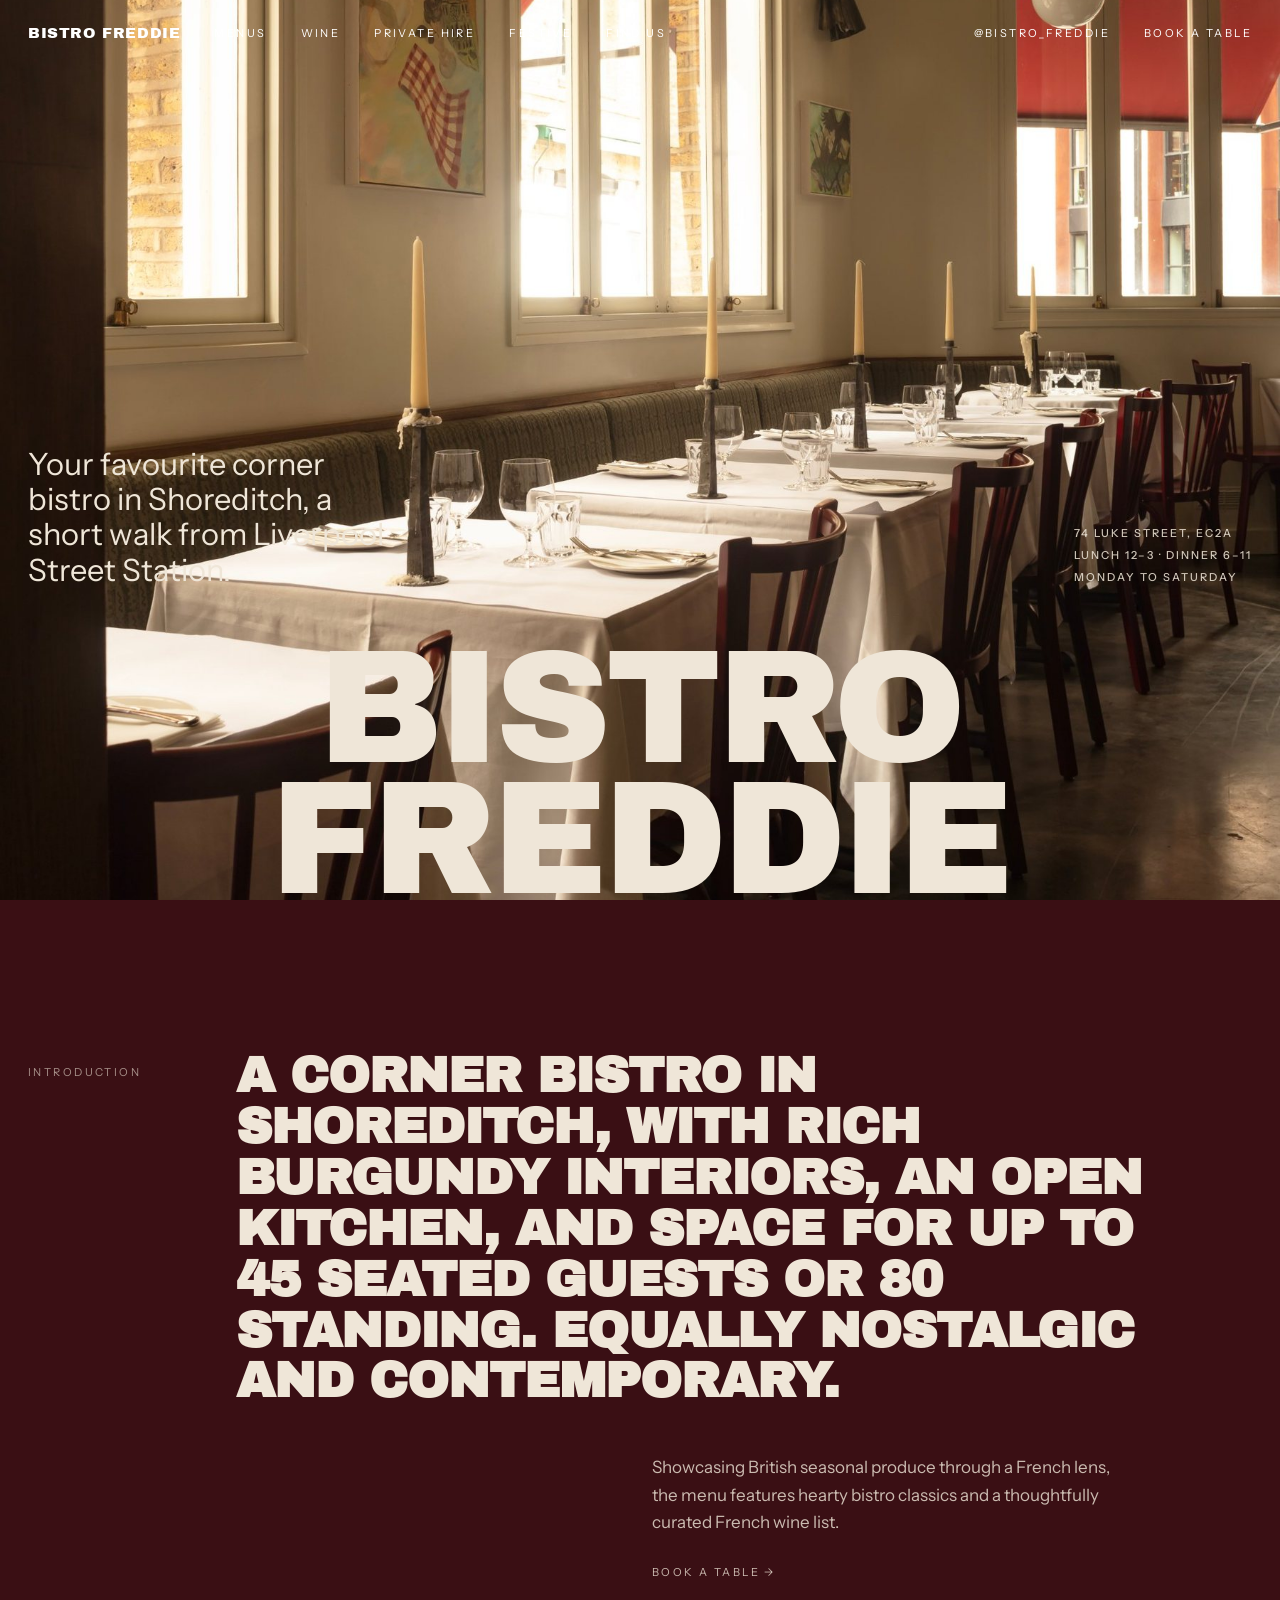
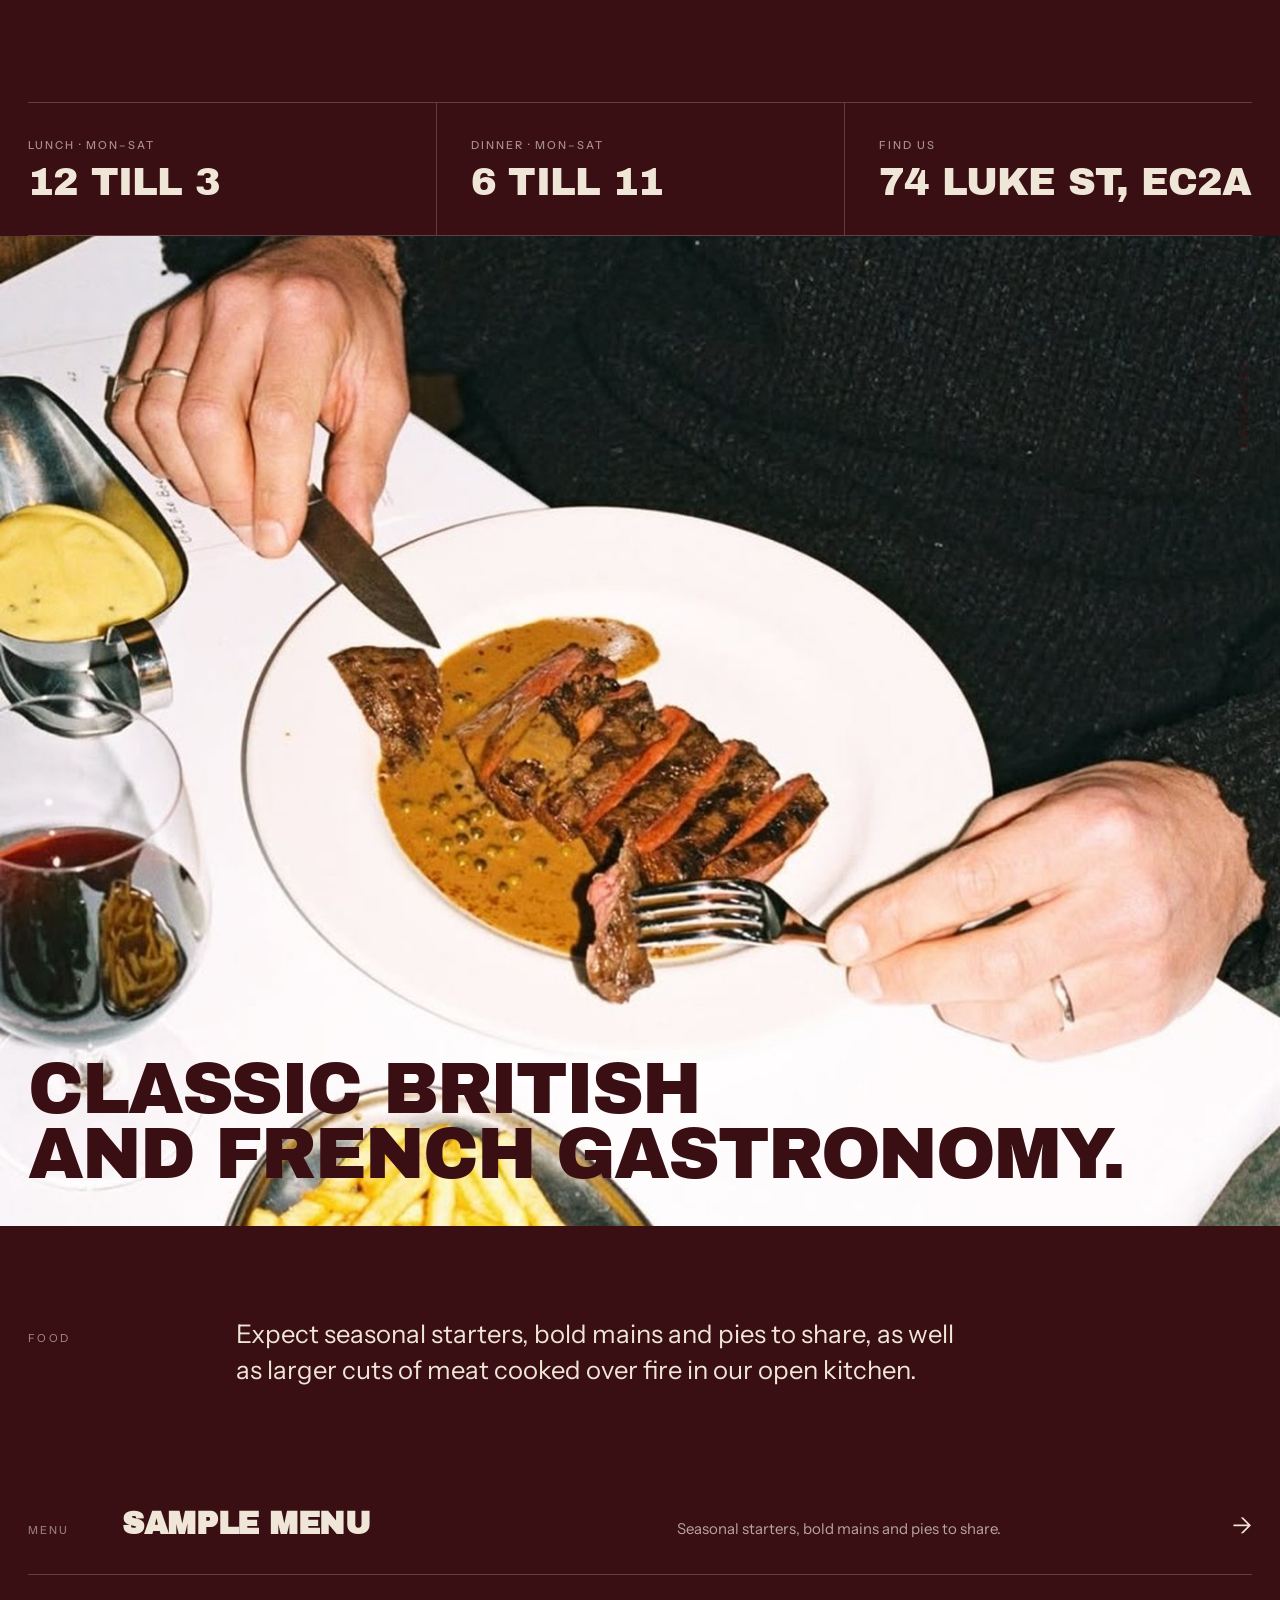
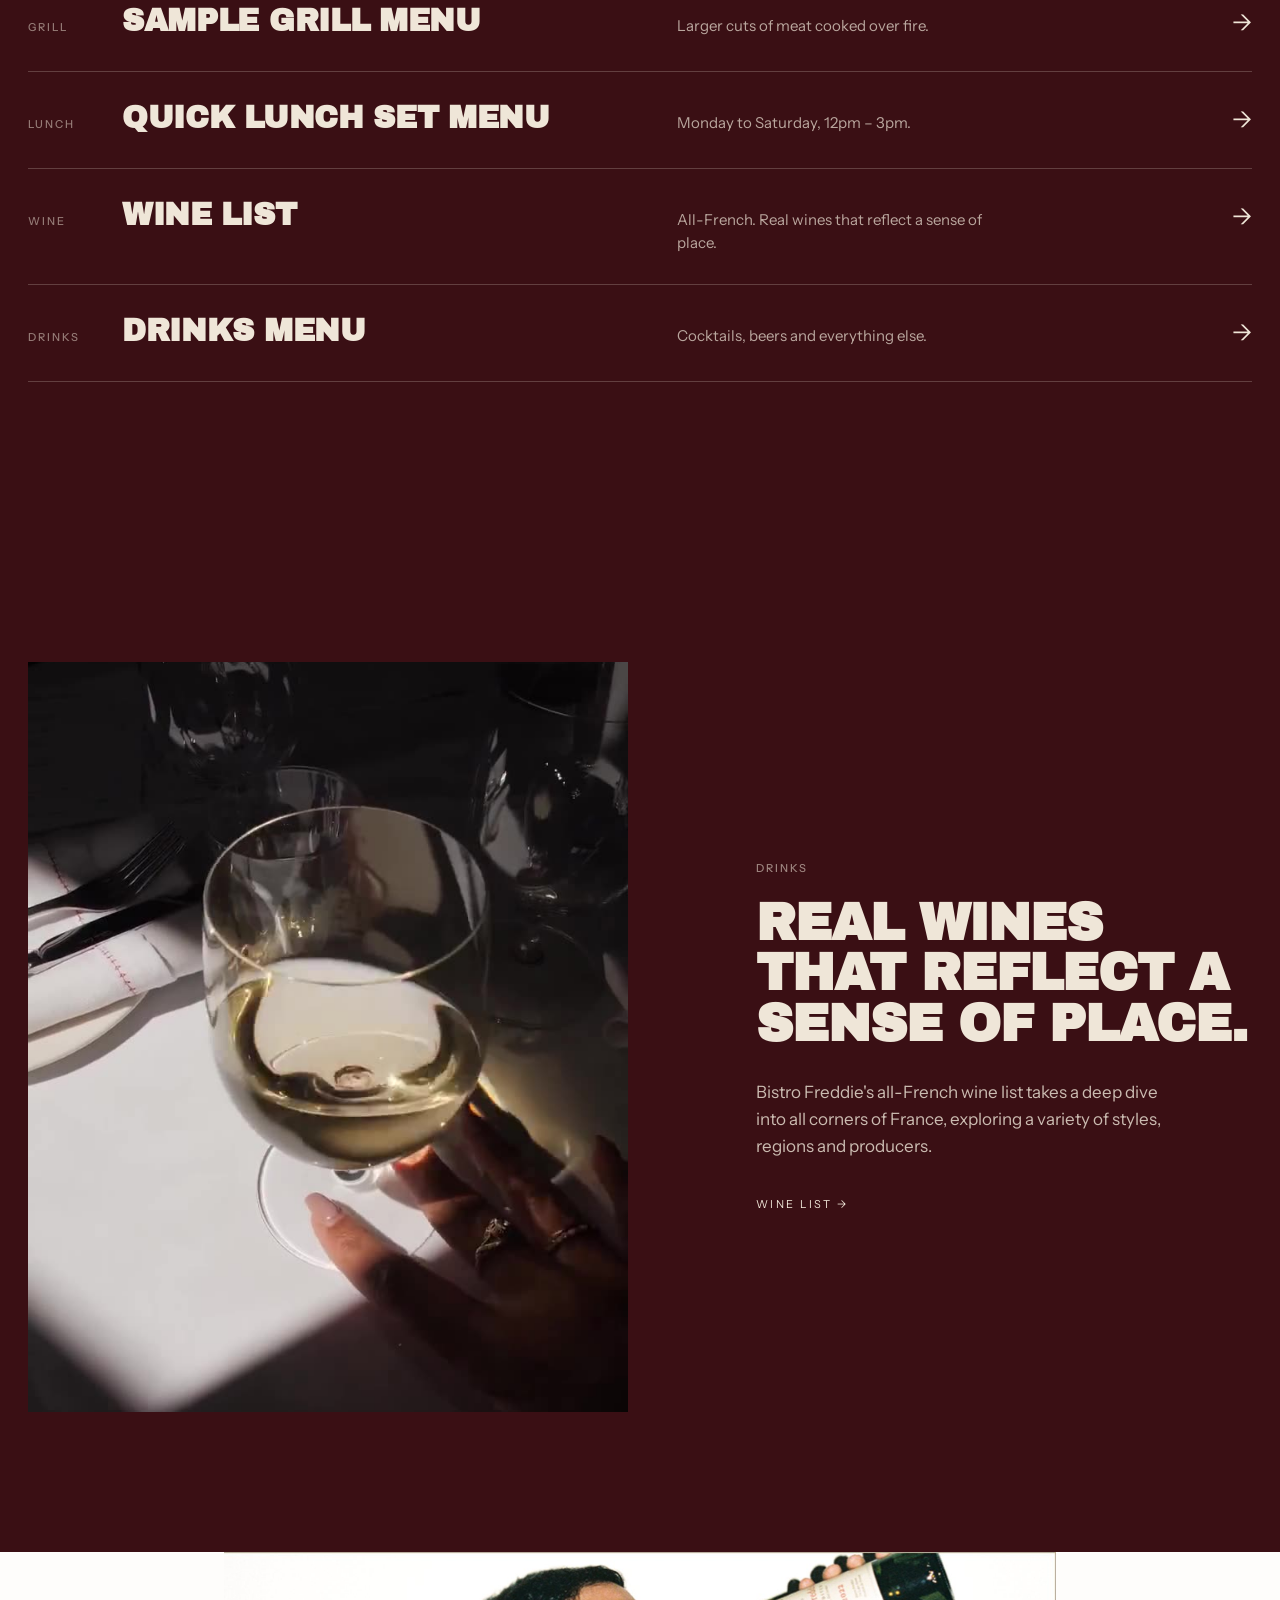
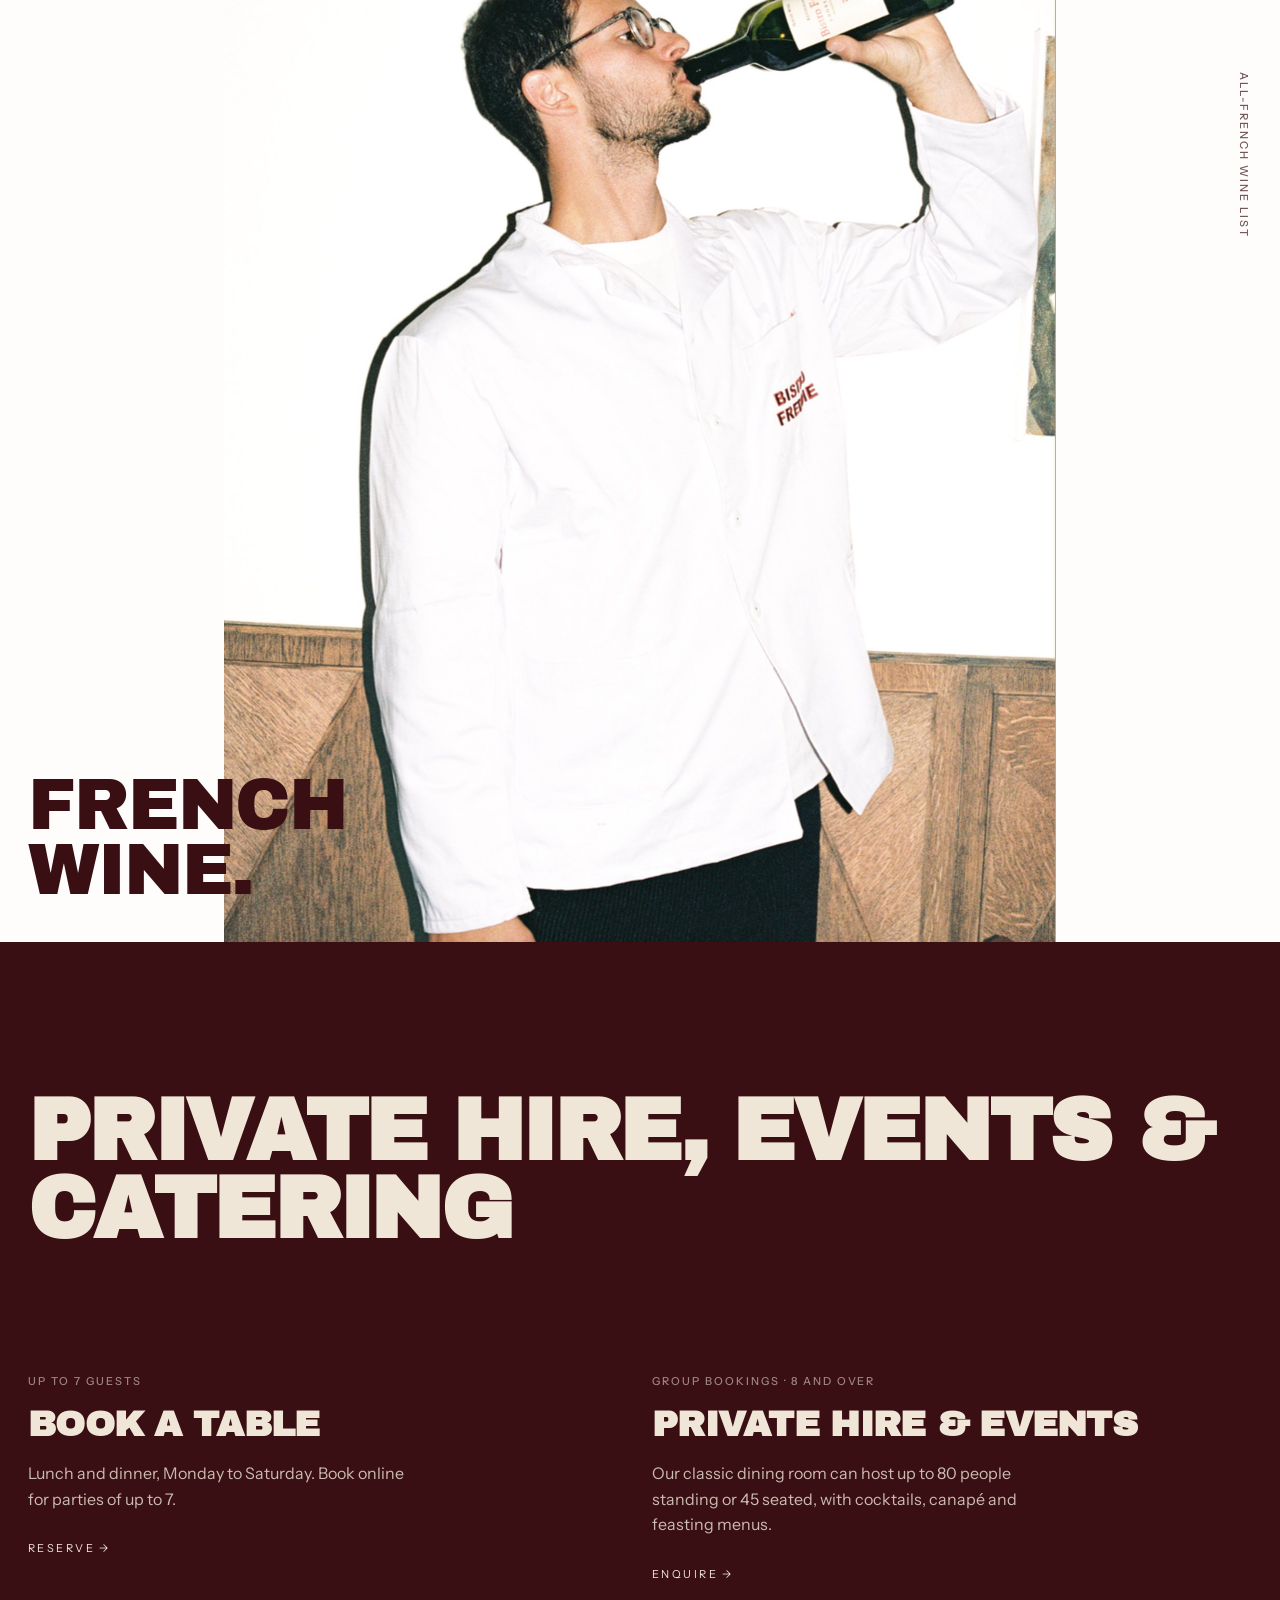
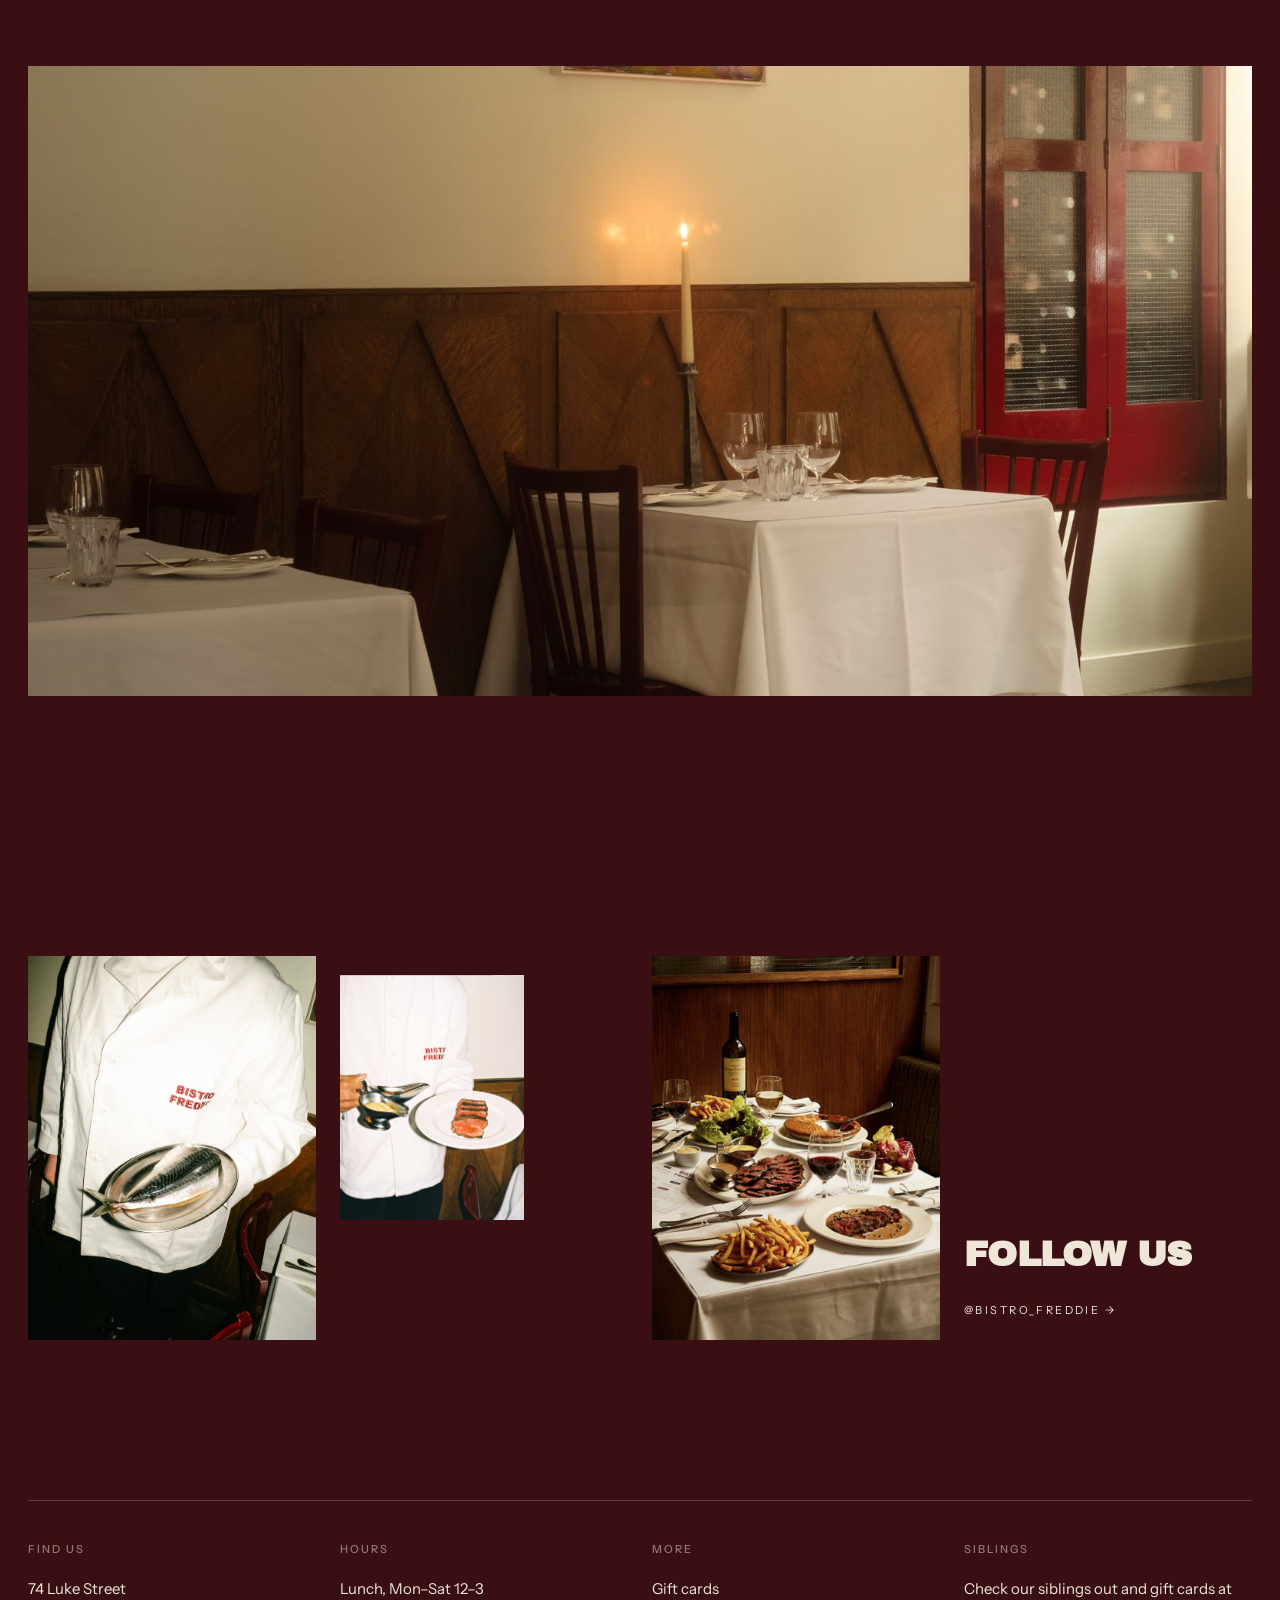
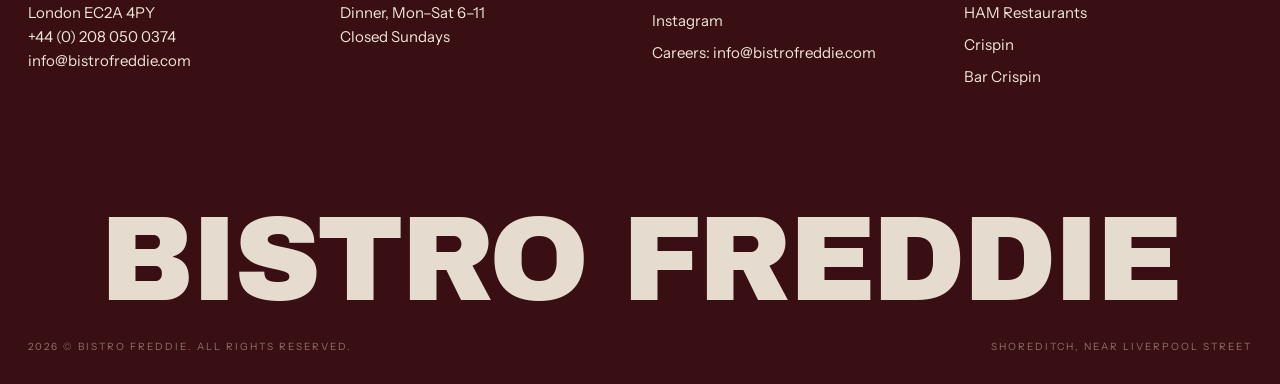
<file: index.html>
<!DOCTYPE html>
<html lang="en-GB">
<head>
<meta charset="utf-8">
<meta name="viewport" content="width=device-width, initial-scale=1">
<title>Bistro Freddie — Shoreditch</title>
<meta name="description" content="Bistro Freddie. A corner bistro on Luke Street, Shoreditch. British produce, French manners, real wine. Lunch and dinner, Monday to Saturday.">
<link rel="preconnect" href="https://fonts.googleapis.com">
<link rel="preconnect" href="https://fonts.gstatic.com" crossorigin>
<link href="https://fonts.googleapis.com/css2?family=Archivo+Black&family=Instrument+Sans:wght@400;500&display=swap" rel="stylesheet">
<link rel="stylesheet" href="style.css">
</head>
<body>
<nav class="nav">
  <div class="l">
    <a class="mark" href="index.html">Bistro Freddie</a>
    <a class="link" href="menus.html">Menus</a>
    <a class="link" href="wine.html">Wine</a>
    <a class="link" href="private-hire.html">Private hire</a>
    <a class="link" href="festive.html">Festive</a>
    <a class="link" href="find-us.html">Find us</a>
  </div>
  <div class="r">
    <a class="link ig-l" href="https://www.instagram.com/bistro_freddie/">@bistro_freddie</a>
    <a class="link" href="https://www.opentable.co.uk/restref/client/?rid=327348">Book a table</a>
    <button class="burger" type="button" onclick="document.getElementById('mnav').classList.add('open');document.body.classList.add('locked')">Menu</button>
  </div>
</nav>
<div class="mnav" id="mnav">
  <div class="top"><span class="mark">Bistro Freddie</span><button type="button" onclick="document.getElementById('mnav').classList.remove('open');document.body.classList.remove('locked')">Close</button></div>
  <ul>
    <li><a href="index.html">Home</a></li>
    <li><a href="menus.html">Menus</a></li>
    <li><a href="wine.html">Wine</a></li>
    <li><a href="private-hire.html">Private hire</a></li>
    <li><a href="festive.html">Festive</a></li>
    <li><a href="find-us.html">Find us</a></li>
    <li><a href="https://www.opentable.co.uk/restref/client/?rid=327348">Book a table</a></li>
  </ul>
  <div class="bottom"><span>74 Luke Street, London EC2A 4PY</span><span>Lunch Mon–Sat 12–3 · Dinner Mon–Sat 6–11</span><a href="https://www.instagram.com/bistro_freddie/">@bistro_freddie</a></div>
</div>

<header class="hero" id="top">
  <div class="photo" role="img" aria-label="The dining room at Bistro Freddie"></div>
  <div class="meta">
    <p>Your favourite corner bistro in Shoreditch, a short walk from Liverpool Street Station.</p>
    <div class="mono"><b>74 Luke Street, EC2A</b>Lunch 12–3 · Dinner 6–11<br>Monday to Saturday</div>
  </div>
  <div class="word"><span>Bistro</span><span>Freddie</span></div>
</header>

<section class="state rv" id="find">
  <div class="n">Introduction</div>
  <h2>A corner bistro in Shoreditch, with rich burgundy interiors, an open kitchen, and space for up to 45 seated guests or 80 standing. <span>Equally nostalgic and contemporary.</span></h2>
  <div class="sub">
    Showcasing British seasonal produce through a French lens, the menu features hearty bistro classics and a thoughtfully curated French wine list.
    <a class="link" href="https://www.opentable.co.uk/restref/client/?rid=327348">Book a table →</a>
  </div>
</section>

<div class="hours rv">
  <div><span class="mono">Lunch · Mon–Sat</span><span class="big">12 <i>till</i> 3</span></div>
  <div><span class="mono">Dinner · Mon–Sat</span><span class="big">6 <i>till</i> 11</span></div>
  <div><span class="mono">Find us</span><span class="big">74 Luke St, <i>EC2A</i></span></div>
</div>

<section class="chef food">
  <div class="photo" role="img" aria-label="Steak frites with peppercorn sauce"></div>
  <span class="mono">The kitchen</span>
  <div class="cap">Classic British<i>and French gastronomy.</i></div>
</section>

<section class="state rv" style="padding-top:90px;padding-bottom:90px">
  <div class="n">Food</div>
  <h2 style="font-family:var(--sans);font-weight:400;text-transform:none;font-size:clamp(20px,2vw,28px);line-height:1.4;letter-spacing:0">Expect seasonal starters, bold mains and pies to share, as well as larger cuts of meat cooked over fire in our open kitchen.</h2>
</section>

<section class="menus rv" id="menus" style="padding-top:0">
    <ul class="mlist">
    <li><a href="https://cdn.prod.website-files.com/6400d68bda11be5be1ae8a9e/6ae3396c2e09733fbb824437_BF%20ALC.pdf"><span class="mono">Menu</span><h3>Sample menu</h3><p>Seasonal starters, bold mains and pies to share.</p><span class="arrow">→</span></a></li>
    <li><a href="https://cdn.prod.website-files.com/6400d68bda11be5be1ae8a9e/6ae3397c2043deb1ee17f199_BF%20Grill%20Menu.pdf"><span class="mono">Grill</span><h3>Sample grill menu</h3><p>Larger cuts of meat cooked over fire.</p><span class="arrow">→</span></a></li>
    <li><a href="https://cdn.prod.website-files.com/6400d68bda11be5be1ae8a9e/6ae369d6b0bd248958aa688d_BF%20Quick%20Lunch%20Menu.pdf"><span class="mono">Lunch</span><h3>Quick lunch set menu</h3><p>Monday to Saturday, 12pm – 3pm.</p><span class="arrow">→</span></a></li>
    <li><a href="https://cdn.prod.website-files.com/6400d68bda11be5be1ae8a9e/6ae339ab51cfa71ad949039b_BF%20Wine%20List.pdf"><span class="mono">Wine</span><h3>Wine list</h3><p>All-French. Real wines that reflect a sense of place.</p><span class="arrow">→</span></a></li>
    <li><a href="https://cdn.prod.website-files.com/6400d68bda11be5be1ae8a9e/6ae339b75d045d40198e4b87_BF%20Drinks%20Menu.pdf"><span class="mono">Drinks</span><h3>Drinks menu</h3><p>Cocktails, beers and everything else.</p><span class="arrow">→</span></a></li>
  </ul>
</section>

<section class="feat rv">
  <div class="photo a" style="position:relative;overflow:hidden"><video autoplay muted loop playsinline poster="video/wine-poster.jpg" aria-label="A glass of wine on the table" style="position:absolute;inset:0;width:100%;height:100%;object-fit:cover"><source src="video/wine.mp4" type="video/mp4"></video></div>
  <div class="txt">
    <div class="mono" style="opacity:.55;margin-bottom:22px">Drinks</div>
    <h2>Real wines that reflect a sense of place.</h2>
    <p>Bistro Freddie's all-French wine list takes a deep dive into all corners of France, exploring a variety of styles, regions and producers.</p>
    <a class="link" href="wine.html">Wine list →</a>
  </div>
</section>

<section class="chef">
  <div class="photo" role="img" aria-label="A Bistro Freddie chef drinking straight from a bottle of the house wine"></div>
  <span class="mono">All-French wine list</span>
  <div class="cap">French<i>wine.</i></div>
</section>



<section class="priv rv" id="private">
  <h2>Private hire, events &amp; catering</h2>
  <div class="opt a">
    <span class="mono">Up to 7 guests</span>
    <h3>Book a table</h3>
    <p>Lunch and dinner, Monday to Saturday. Book online for parties of up to 7.</p>
    <a class="link" href="https://www.opentable.co.uk/restref/client/?rid=327348">Reserve →</a>
  </div>
  <div class="opt b">
    <span class="mono">Group bookings · 8 and over</span>
    <h3>Private hire &amp; events</h3>
    <p>Our classic dining room can host up to 80 people standing or 45 seated, with cocktails, canapé and feasting menus.</p>
    <a class="link" href="private-hire.html">Enquire →</a>
  </div>
  <div class="photo" role="img" aria-label="The room, set for a private dinner"></div>
</section>

<section class="ig rv">
  <a class="photo p1" href="https://www.instagram.com/bistro_freddie/"></a>
  <a class="photo p2" href="https://www.instagram.com/bistro_freddie/"></a>
  <a class="photo p3" href="https://www.instagram.com/bistro_freddie/"></a>
  <div class="cap">
    <h2>Follow us</h2>
    <a class="link" href="https://www.instagram.com/bistro_freddie/">@bistro_freddie →</a>
  </div>
</section>

<footer>
  <div class="cols">
    <div class="c c1"><span class="mono">Find us</span>74 Luke Street<br>London EC2A 4PY<br>+44 (0) 208 050 0374<br>info@bistrofreddie.com</div>
    <div class="c c2"><span class="mono">Hours</span>Lunch, Mon–Sat 12–3<br>Dinner, Mon–Sat 6–11<br>Closed Sundays</div>
    <div class="c c3"><span class="mono">More</span><a href="https://bistrofreddie.giftpro.co.uk/">Gift cards</a><a href="https://www.instagram.com/bistro_freddie/">Instagram</a><span>Careers: info@bistrofreddie.com</span></div>
    <div class="c c4"><span class="mono">Siblings</span><span>Check our siblings out and gift cards at HAM Restaurants</span><a href="https://www.instagram.com/crispin_e1/">Crispin</a><a href="https://www.instagram.com/bar_crispin/">Bar Crispin</a></div>
  </div>
  <div class="word">Bistro Freddie</div>
  <div class="base"><span>2026 © Bistro Freddie. All rights reserved.</span><span>Shoreditch, near Liverpool Street</span></div>
</footer>
<script>
  const nav=document.querySelector('.nav');const hero=document.querySelector('.hero');const lim=hero?hero.offsetHeight-80:120;
  const onS=()=>nav.classList.toggle('solid',window.scrollY>lim);addEventListener('scroll',onS,{passive:true});onS();
</script>
</body>
</html>
</file>
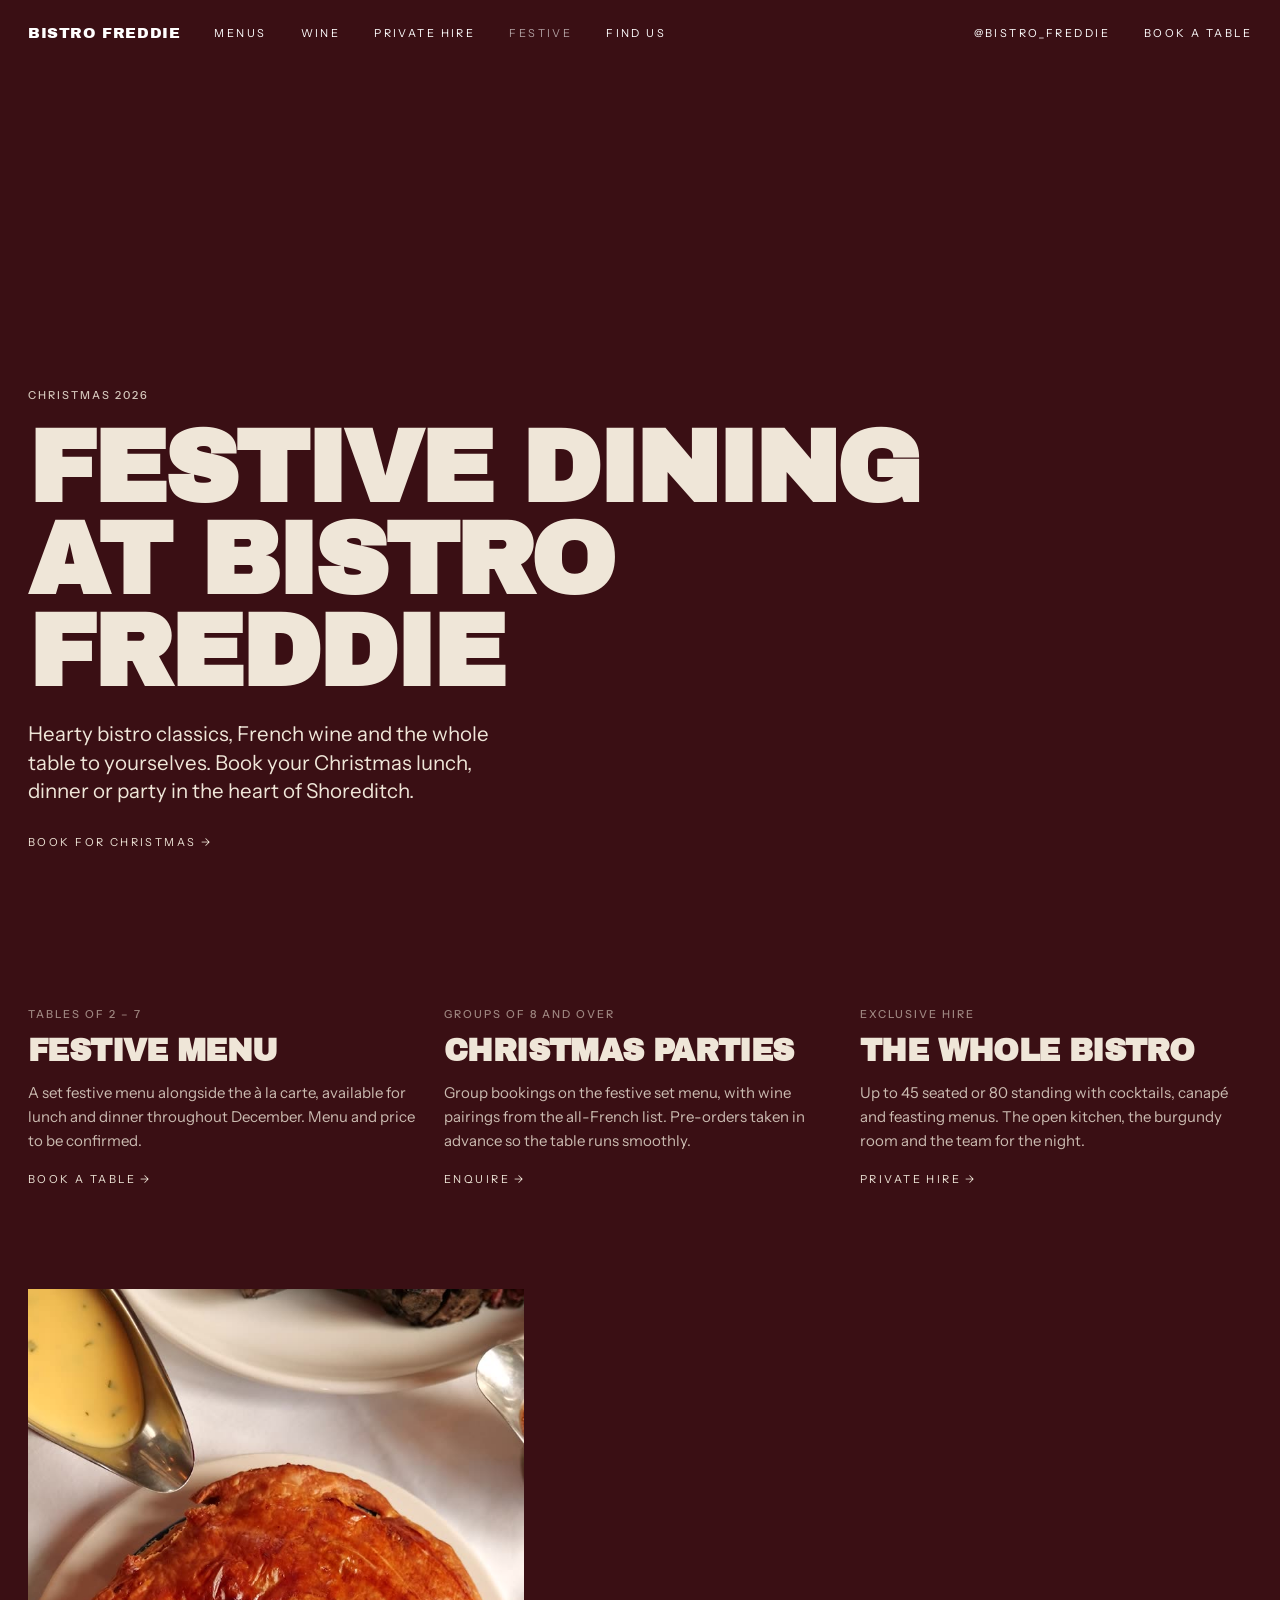
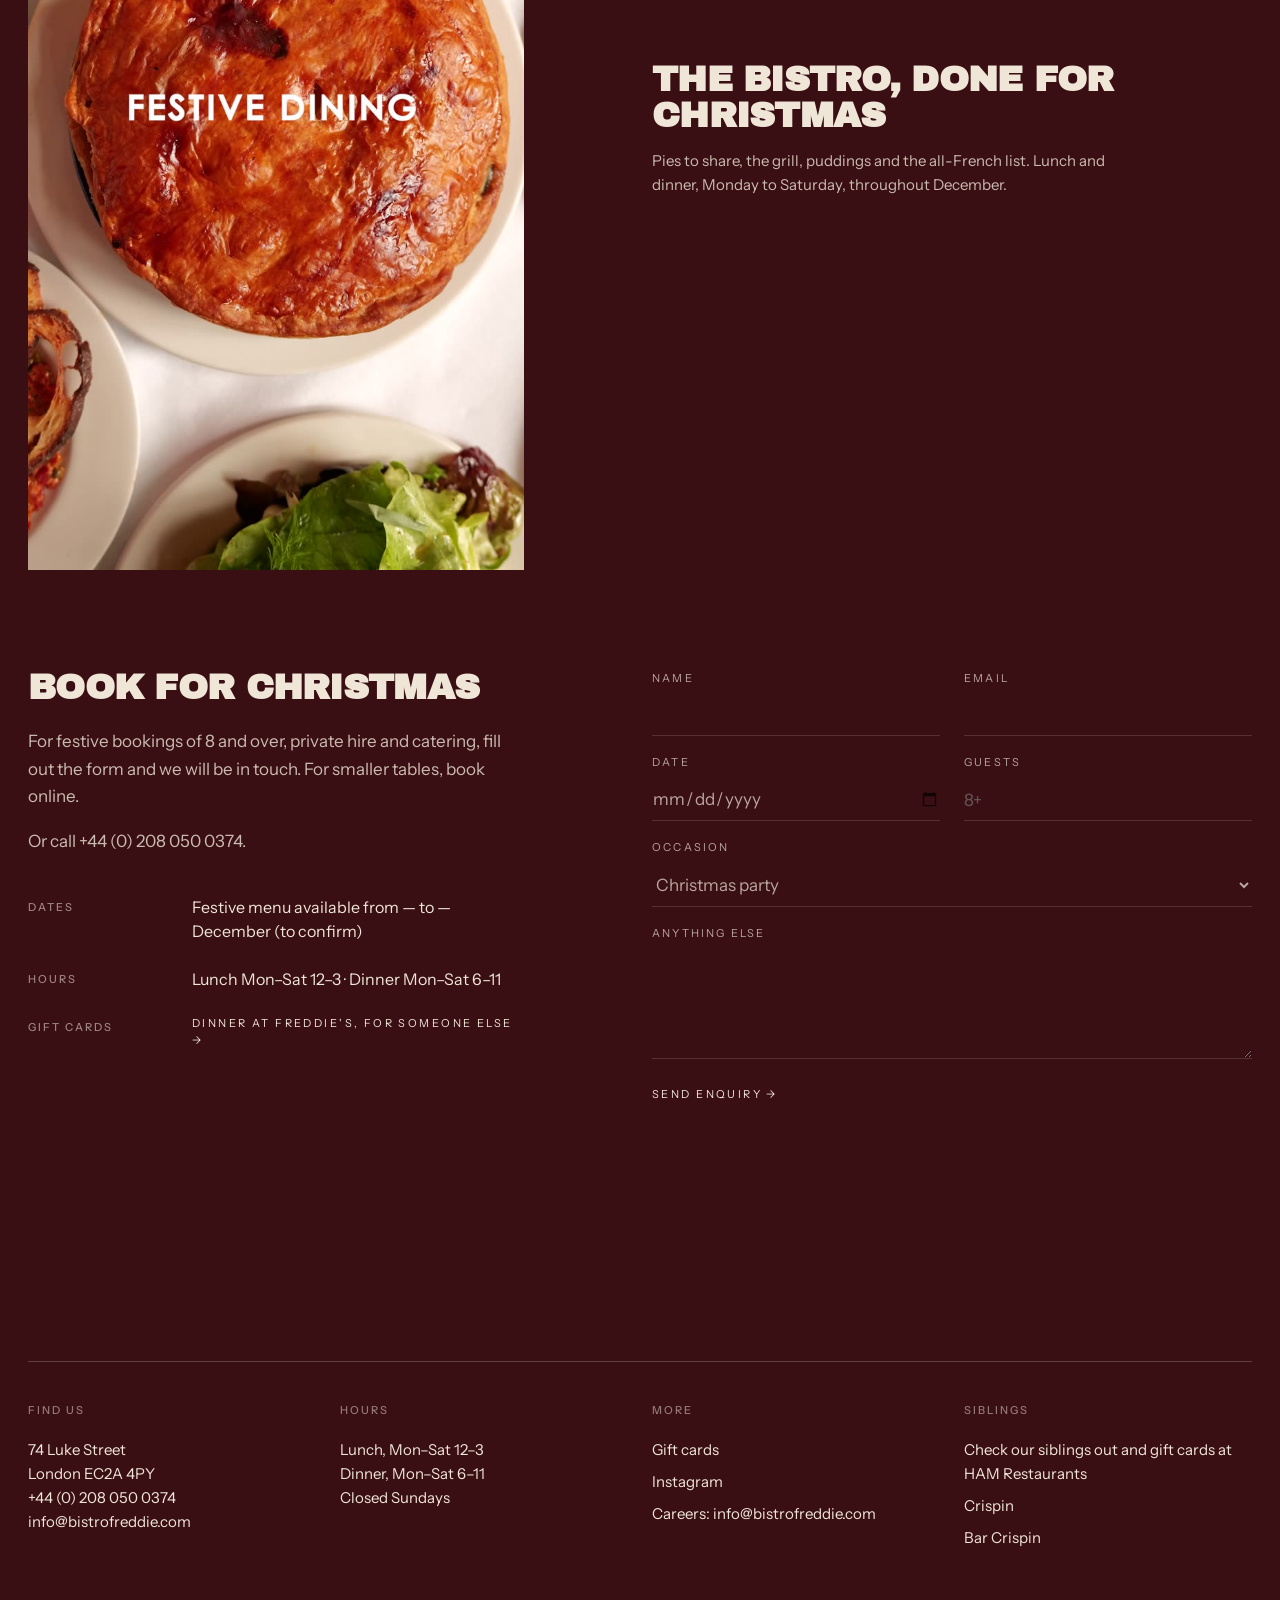
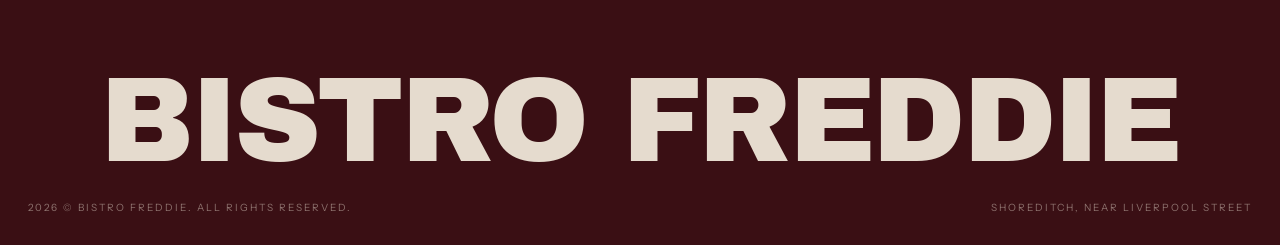
<file: festive.html>
<!DOCTYPE html>
<html lang="en-GB">
<head>
<meta charset="utf-8">
<meta name="viewport" content="width=device-width, initial-scale=1">
<title>Festive dining — Bistro Freddie</title>
<meta name="description" content="Festive dining at Bistro Freddie, Shoreditch. Christmas group bookings, festive menus and exclusive hire in the heart of Shoreditch.">
<link rel="preconnect" href="https://fonts.googleapis.com">
<link rel="preconnect" href="https://fonts.gstatic.com" crossorigin>
<link href="https://fonts.googleapis.com/css2?family=Archivo+Black&family=Instrument+Sans:wght@400;500&display=swap" rel="stylesheet">
<link rel="stylesheet" href="style.css">
</head>
<body>
<nav class="nav">
  <div class="l">
    <a class="mark" href="index.html">Bistro Freddie</a>
    <a class="link" href="menus.html">Menus</a>
    <a class="link" href="wine.html">Wine</a>
    <a class="link" href="private-hire.html">Private hire</a>
    <a class="link cur" href="festive.html">Festive</a>
    <a class="link" href="find-us.html">Find us</a>
  </div>
  <div class="r">
    <a class="link ig-l" href="https://www.instagram.com/bistro_freddie/">@bistro_freddie</a>
    <a class="link" href="https://www.opentable.co.uk/restref/client/?rid=327348">Book a table</a>
    <button class="burger" type="button" onclick="document.getElementById('mnav').classList.add('open');document.body.classList.add('locked')">Menu</button>
  </div>
</nav>
<div class="mnav" id="mnav">
  <div class="top"><span class="mark">Bistro Freddie</span><button type="button" onclick="document.getElementById('mnav').classList.remove('open');document.body.classList.remove('locked')">Close</button></div>
  <ul>
    <li><a href="index.html">Home</a></li>
    <li><a href="menus.html">Menus</a></li>
    <li><a href="wine.html">Wine</a></li>
    <li><a href="private-hire.html">Private hire</a></li>
    <li><a href="festive.html">Festive</a></li>
    <li><a href="find-us.html">Find us</a></li>
    <li><a href="https://www.opentable.co.uk/restref/client/?rid=327348">Book a table</a></li>
  </ul>
  <div class="bottom"><span>74 Luke Street, London EC2A 4PY</span><span>Lunch Mon–Sat 12–3 · Dinner Mon–Sat 6–11</span><a href="https://www.instagram.com/bistro_freddie/">@bistro_freddie</a></div>
</div>

<header class="fhero">
  <video autoplay muted loop playsinline aria-hidden="true"><source src="video/pie.mp4" type="video/mp4"></video>
  <div class="in">
    <span class="mono">Christmas 2026</span>
    <h1>Festive dining at Bistro Freddie</h1>
    <p>Hearty bistro classics, French wine and the whole table to yourselves. Book your Christmas lunch, dinner or party in the heart of Shoreditch.</p>
    <a class="link" href="#enquire">Book for Christmas →</a>
  </div>
</header>
<div class="pgbody">
<div class="fgrid rv">
  <div class="card"><span class="mono">Tables of 2 – 7</span><h3>Festive menu</h3><p>A set festive menu alongside the à la carte, available for lunch and dinner throughout December. Menu and price to be confirmed.</p><a class="link" href="https://www.opentable.co.uk/restref/client/?rid=327348">Book a table →</a></div>
  <div class="card"><span class="mono">Groups of 8 and over</span><h3>Christmas parties</h3><p>Group bookings on the festive set menu, with wine pairings from the all-French list. Pre-orders taken in advance so the table runs smoothly.</p><a class="link" href="#enquire">Enquire →</a></div>
  <div class="card"><span class="mono">Exclusive hire</span><h3>The whole bistro</h3><p>Up to 45 seated or 80 standing with cocktails, canapé and feasting menus. The open kitchen, the burgundy room and the team for the night.</p><a class="link" href="private-hire.html">Private hire →</a></div>
</div>
<div class="vids rv fv" style="padding-top:0">
  <div class="v v2 solo"><video autoplay muted loop playsinline poster="video/festive-poster.jpg" aria-label="Festive dining at Bistro Freddie"><source src="video/festive.mp4" type="video/mp4"></video></div>
  <div class="txt"><h2>The bistro, done for Christmas</h2><p>Pies to share, the grill, puddings and the all-French list. Lunch and dinner, Monday to Saturday, throughout December.</p></div>
</div>
<div class="two rv" style="padding-top:0" id="enquire">
  <div class="l"><h2>Book for Christmas</h2><p>For festive bookings of 8 and over, private hire and catering, fill out the form and we will be in touch. For smaller tables, book online.</p><p>Or call +44 (0) 208 050 0374.</p>
    <ul class="facts" style="margin-top:28px">
      <li><span class="mono">Dates</span><span>Festive menu available from — to — December (to confirm)</span></li>
      <li><span class="mono">Hours</span><span>Lunch Mon–Sat 12–3 · Dinner Mon–Sat 6–11</span></li>
      <li><span class="mono">Gift cards</span><span><a class="link" style="padding:0" href="https://bistrofreddie.giftpro.co.uk/">Dinner at Freddie's, for someone else →</a></span></li>
    </ul></div>
  <div class="r">
    <form class="enq" onsubmit="event.preventDefault();this.querySelector('.ok').style.display='block';this.querySelector('button').style.display='none'">
      <label>Name<input required></label>
      <label>Email<input type="email" required></label>
      <label>Date<input type="date"></label>
      <label>Guests<input type="number" min="8" placeholder="8+"></label>
      <label class="full">Occasion<select><option>Christmas party</option><option>Festive lunch</option><option>Exclusive hire</option><option>Catering</option></select></label>
      <label class="full">Anything else<textarea></textarea></label>
      <button class="link" type="submit">Send enquiry →</button>
      <p class="ok">Thank you — we will be in touch shortly.</p>
    </form>
  </div>
</div>
</div>
<footer>
  <div class="cols">
    <div class="c c1"><span class="mono">Find us</span><a href="find-us.html">74 Luke Street<br>London EC2A 4PY<br>+44 (0) 208 050 0374<br>info@bistrofreddie.com</a></div>
    <div class="c c2"><span class="mono">Hours</span>Lunch, Mon–Sat 12–3<br>Dinner, Mon–Sat 6–11<br>Closed Sundays</div>
    <div class="c c3"><span class="mono">More</span><a href="https://bistrofreddie.giftpro.co.uk/">Gift cards</a><a href="https://www.instagram.com/bistro_freddie/">Instagram</a><span>Careers: info@bistrofreddie.com</span></div>
    <div class="c c4"><span class="mono">Siblings</span><span>Check our siblings out and gift cards at HAM Restaurants</span><a href="https://www.instagram.com/crispin_e1/">Crispin</a><a href="https://www.instagram.com/bar_crispin/">Bar Crispin</a></div>
  </div>
  <div class="word">Bistro Freddie</div>
  <div class="base"><span>2026 © Bistro Freddie. All rights reserved.</span><span>Shoreditch, near Liverpool Street</span></div>
</footer>
<script>
  const nav=document.querySelector('.nav');const hero=document.querySelector('.hero');const lim=hero?hero.offsetHeight-80:120;
  const onS=()=>nav.classList.toggle('solid',window.scrollY>lim);addEventListener('scroll',onS,{passive:true});onS();
</script>
</body>
</html>
</file>
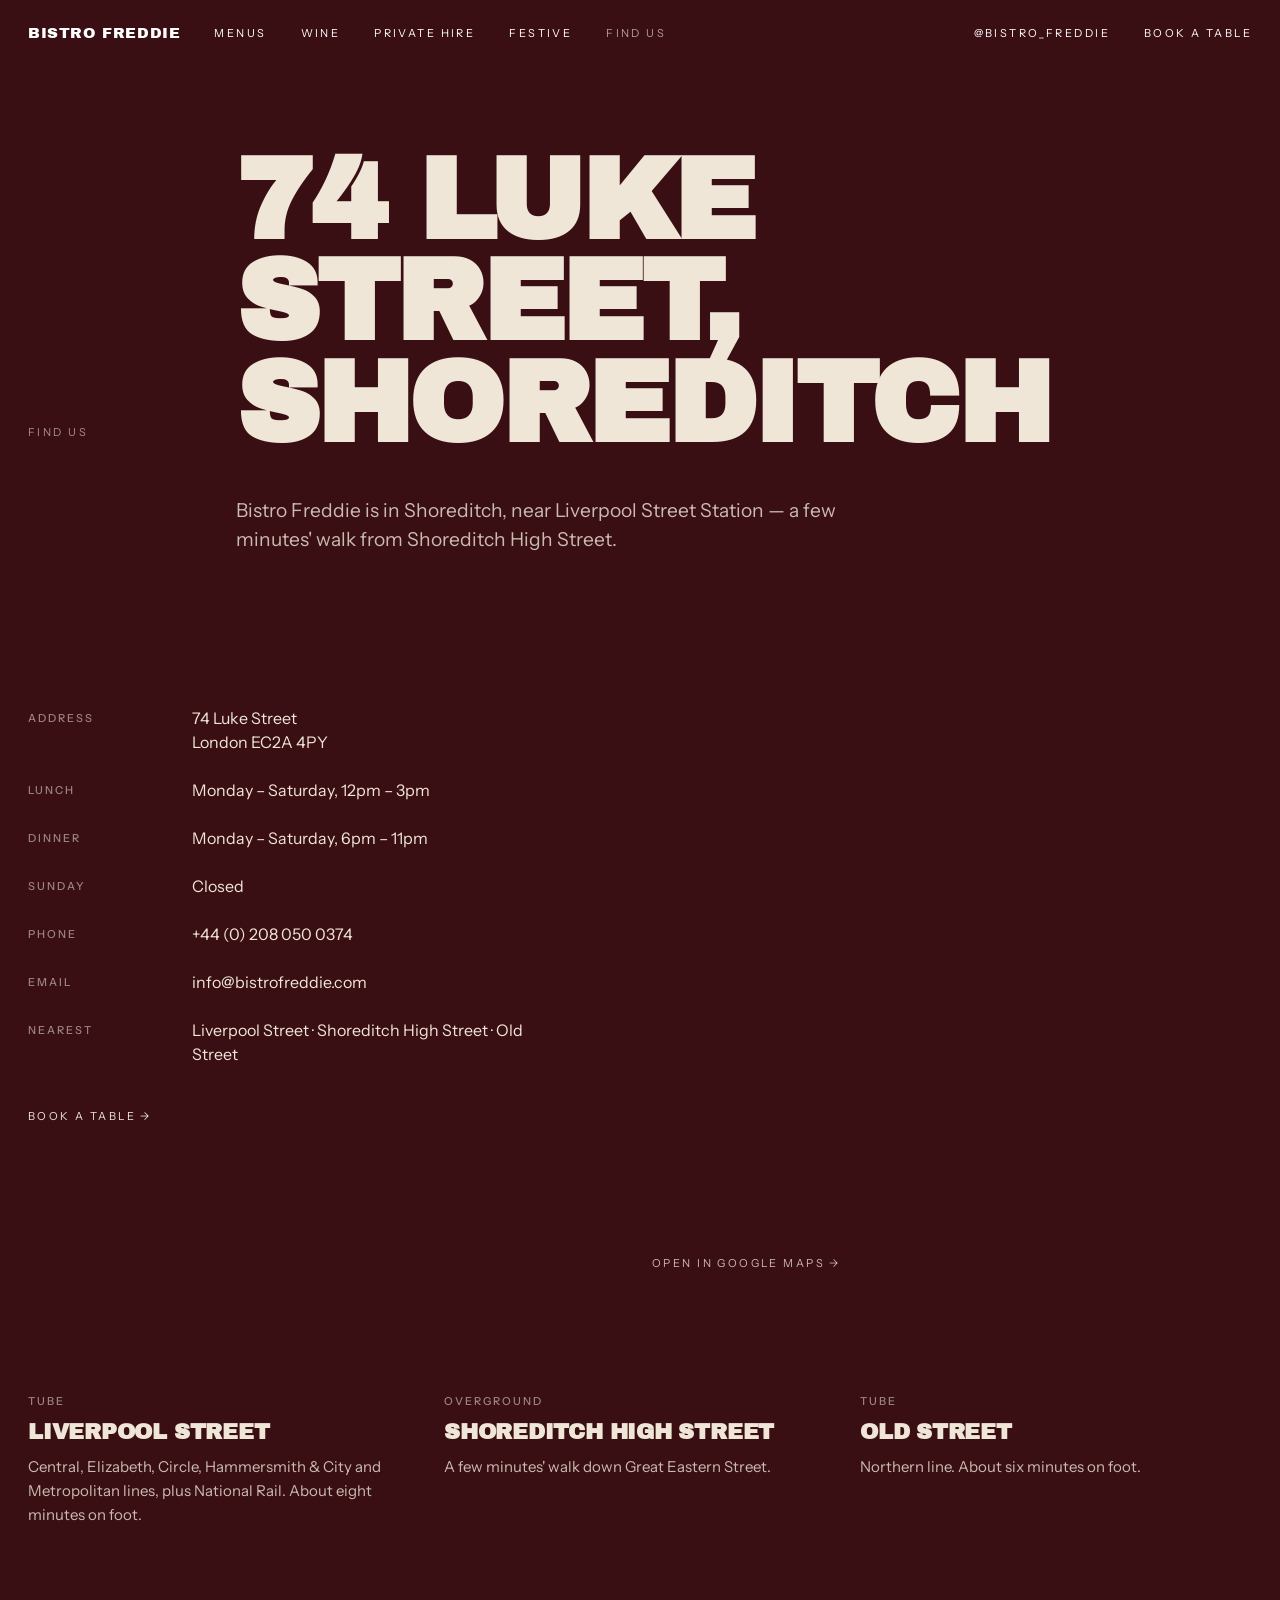
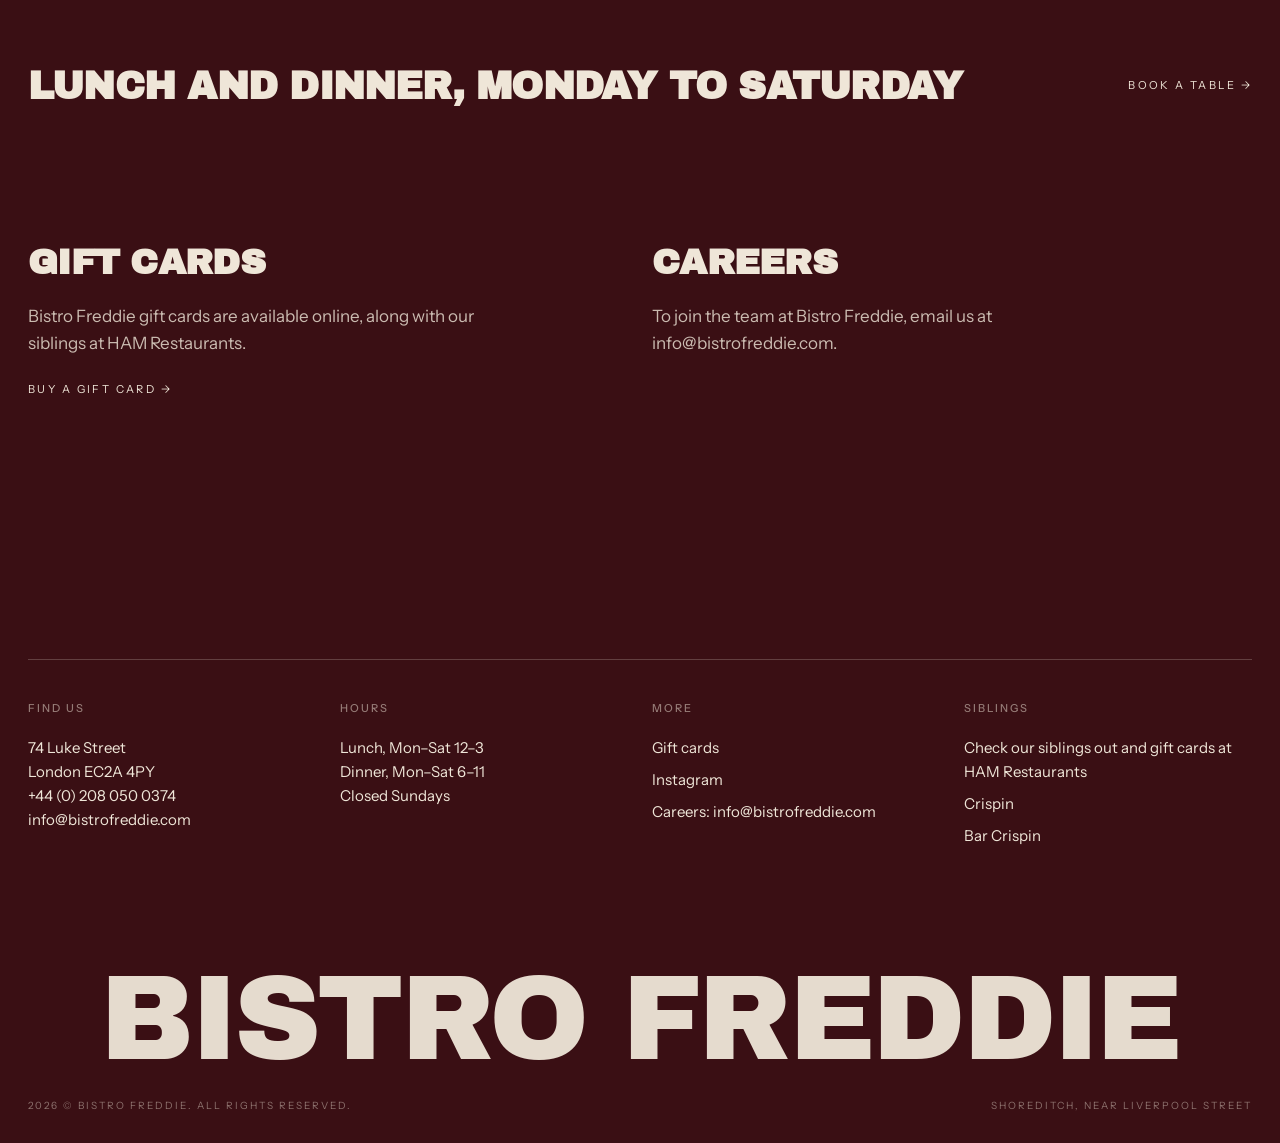
<file: find-us.html>
<!DOCTYPE html>
<html lang="en-GB">
<head>
<meta charset="utf-8">
<meta name="viewport" content="width=device-width, initial-scale=1">
<title>Find us — Bistro Freddie</title>
<meta name="description" content="Bistro Freddie, 74 Luke Street, Shoreditch EC2A 4PY. Opening hours, contact and how to get here.">
<link rel="preconnect" href="https://fonts.googleapis.com">
<link rel="preconnect" href="https://fonts.gstatic.com" crossorigin>
<link href="https://fonts.googleapis.com/css2?family=Archivo+Black&family=Instrument+Sans:wght@400;500&display=swap" rel="stylesheet">
<link rel="stylesheet" href="style.css">
</head>
<body>
<nav class="nav">
  <div class="l">
    <a class="mark" href="index.html">Bistro Freddie</a>
    <a class="link" href="menus.html">Menus</a>
    <a class="link" href="wine.html">Wine</a>
    <a class="link" href="private-hire.html">Private hire</a>
    <a class="link" href="festive.html">Festive</a>
    <a class="link cur" href="find-us.html">Find us</a>
  </div>
  <div class="r">
    <a class="link ig-l" href="https://www.instagram.com/bistro_freddie/">@bistro_freddie</a>
    <a class="link" href="https://www.opentable.co.uk/restref/client/?rid=327348">Book a table</a>
    <button class="burger" type="button" onclick="document.getElementById('mnav').classList.add('open');document.body.classList.add('locked')">Menu</button>
  </div>
</nav>
<div class="mnav" id="mnav">
  <div class="top"><span class="mark">Bistro Freddie</span><button type="button" onclick="document.getElementById('mnav').classList.remove('open');document.body.classList.remove('locked')">Close</button></div>
  <ul>
    <li><a href="index.html">Home</a></li>
    <li><a href="menus.html">Menus</a></li>
    <li><a href="wine.html">Wine</a></li>
    <li><a href="private-hire.html">Private hire</a></li>
    <li><a href="festive.html">Festive</a></li>
    <li><a href="find-us.html">Find us</a></li>
    <li><a href="https://www.opentable.co.uk/restref/client/?rid=327348">Book a table</a></li>
  </ul>
  <div class="bottom"><span>74 Luke Street, London EC2A 4PY</span><span>Lunch Mon–Sat 12–3 · Dinner Mon–Sat 6–11</span><a href="https://www.instagram.com/bistro_freddie/">@bistro_freddie</a></div>
</div>

<header class="pg"><div class="n">Find us</div><h1>74 Luke Street, Shoreditch</h1><p>Bistro Freddie is in Shoreditch, near Liverpool Street Station — a few minutes' walk from Shoreditch High Street.</p></header>
<div class="pgbody">
<div class="two rv">
  <div class="l">
    <ul class="facts">
      <li><span class="mono">Address</span><span>74 Luke Street<br>London EC2A 4PY</span></li>
      <li><span class="mono">Lunch</span><span>Monday – Saturday, 12pm – 3pm</span></li>
      <li><span class="mono">Dinner</span><span>Monday – Saturday, 6pm – 11pm</span></li>
      <li><span class="mono">Sunday</span><span>Closed</span></li>
      <li><span class="mono">Phone</span><span>+44 (0) 208 050 0374</span></li>
      <li><span class="mono">Email</span><span>info@bistrofreddie.com</span></li>
      <li><span class="mono">Nearest</span><span>Liverpool Street · Shoreditch High Street · Old Street</span></li>
    </ul>
    <br><a class="link" href="https://www.opentable.co.uk/restref/client/?rid=327348">Book a table →</a>
  </div>
  <div class="r">
    <iframe class="map" title="Map — 74 Luke Street, London EC2A 4PY" loading="lazy" referrerpolicy="no-referrer-when-downgrade" src="https://www.google.com/maps?q=74+Luke+Street,+London+EC2A+4PY&output=embed"></iframe>
    <p style="margin-top:14px"><a class="link" href="https://maps.google.com/?q=74+Luke+Street+London+EC2A+4PY">Open in Google Maps →</a></p>
  </div>
</div>
</div>
<div class="pgbody"><div class="steps rv">
  <div><span class="n">Tube</span><h3>Liverpool Street</h3><p>Central, Elizabeth, Circle, Hammersmith &amp; City and Metropolitan lines, plus National Rail. About eight minutes on foot.</p></div>
  <div><span class="n">Overground</span><h3>Shoreditch High Street</h3><p>A few minutes' walk down Great Eastern Street.</p></div>
  <div><span class="n">Tube</span><h3>Old Street</h3><p>Northern line. About six minutes on foot.</p></div>
</div>
<div class="cta-band rv"><h2>Lunch and dinner, Monday to Saturday</h2><a class="link" href="https://www.opentable.co.uk/restref/client/?rid=327348">Book a table →</a></div></div>
<div class="pgbody"><div class="two rv" style="padding-top:0">
  <div class="l"><h2>Gift cards</h2><p>Bistro Freddie gift cards are available online, along with our siblings at HAM Restaurants.</p><a class="link" href="https://bistrofreddie.giftpro.co.uk/">Buy a gift card →</a></div>
  <div class="r"><h2>Careers</h2><p>To join the team at Bistro Freddie, email us at info@bistrofreddie.com.</p></div>
</div>
</div>
<footer>
  <div class="cols">
    <div class="c c1"><span class="mono">Find us</span><a href="find-us.html">74 Luke Street<br>London EC2A 4PY<br>+44 (0) 208 050 0374<br>info@bistrofreddie.com</a></div>
    <div class="c c2"><span class="mono">Hours</span>Lunch, Mon–Sat 12–3<br>Dinner, Mon–Sat 6–11<br>Closed Sundays</div>
    <div class="c c3"><span class="mono">More</span><a href="https://bistrofreddie.giftpro.co.uk/">Gift cards</a><a href="https://www.instagram.com/bistro_freddie/">Instagram</a><span>Careers: info@bistrofreddie.com</span></div>
    <div class="c c4"><span class="mono">Siblings</span><span>Check our siblings out and gift cards at HAM Restaurants</span><a href="https://www.instagram.com/crispin_e1/">Crispin</a><a href="https://www.instagram.com/bar_crispin/">Bar Crispin</a></div>
  </div>
  <div class="word">Bistro Freddie</div>
  <div class="base"><span>2026 © Bistro Freddie. All rights reserved.</span><span>Shoreditch, near Liverpool Street</span></div>
</footer>
<script>
  const nav=document.querySelector('.nav');const hero=document.querySelector('.hero');const lim=hero?hero.offsetHeight-80:120;
  const onS=()=>nav.classList.toggle('solid',window.scrollY>lim);addEventListener('scroll',onS,{passive:true});onS();
</script>
</body>
</html>
</file>
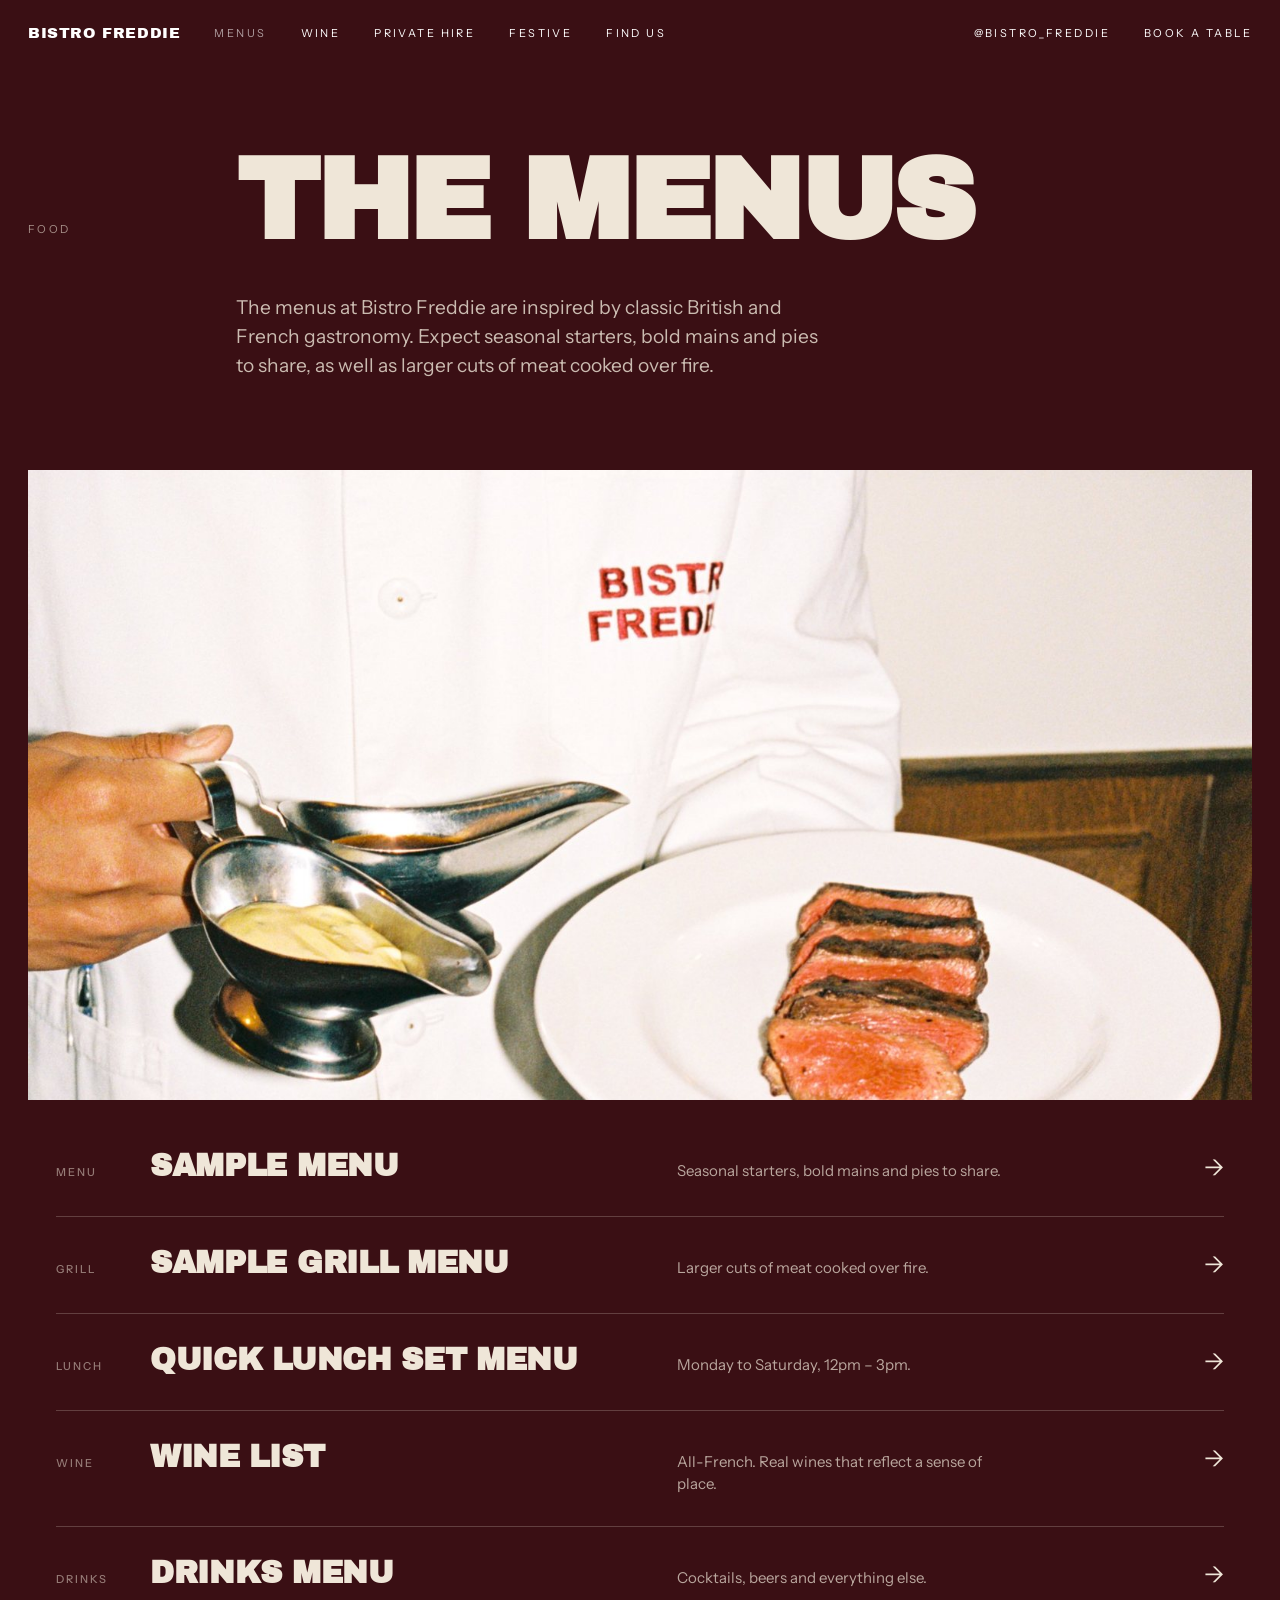
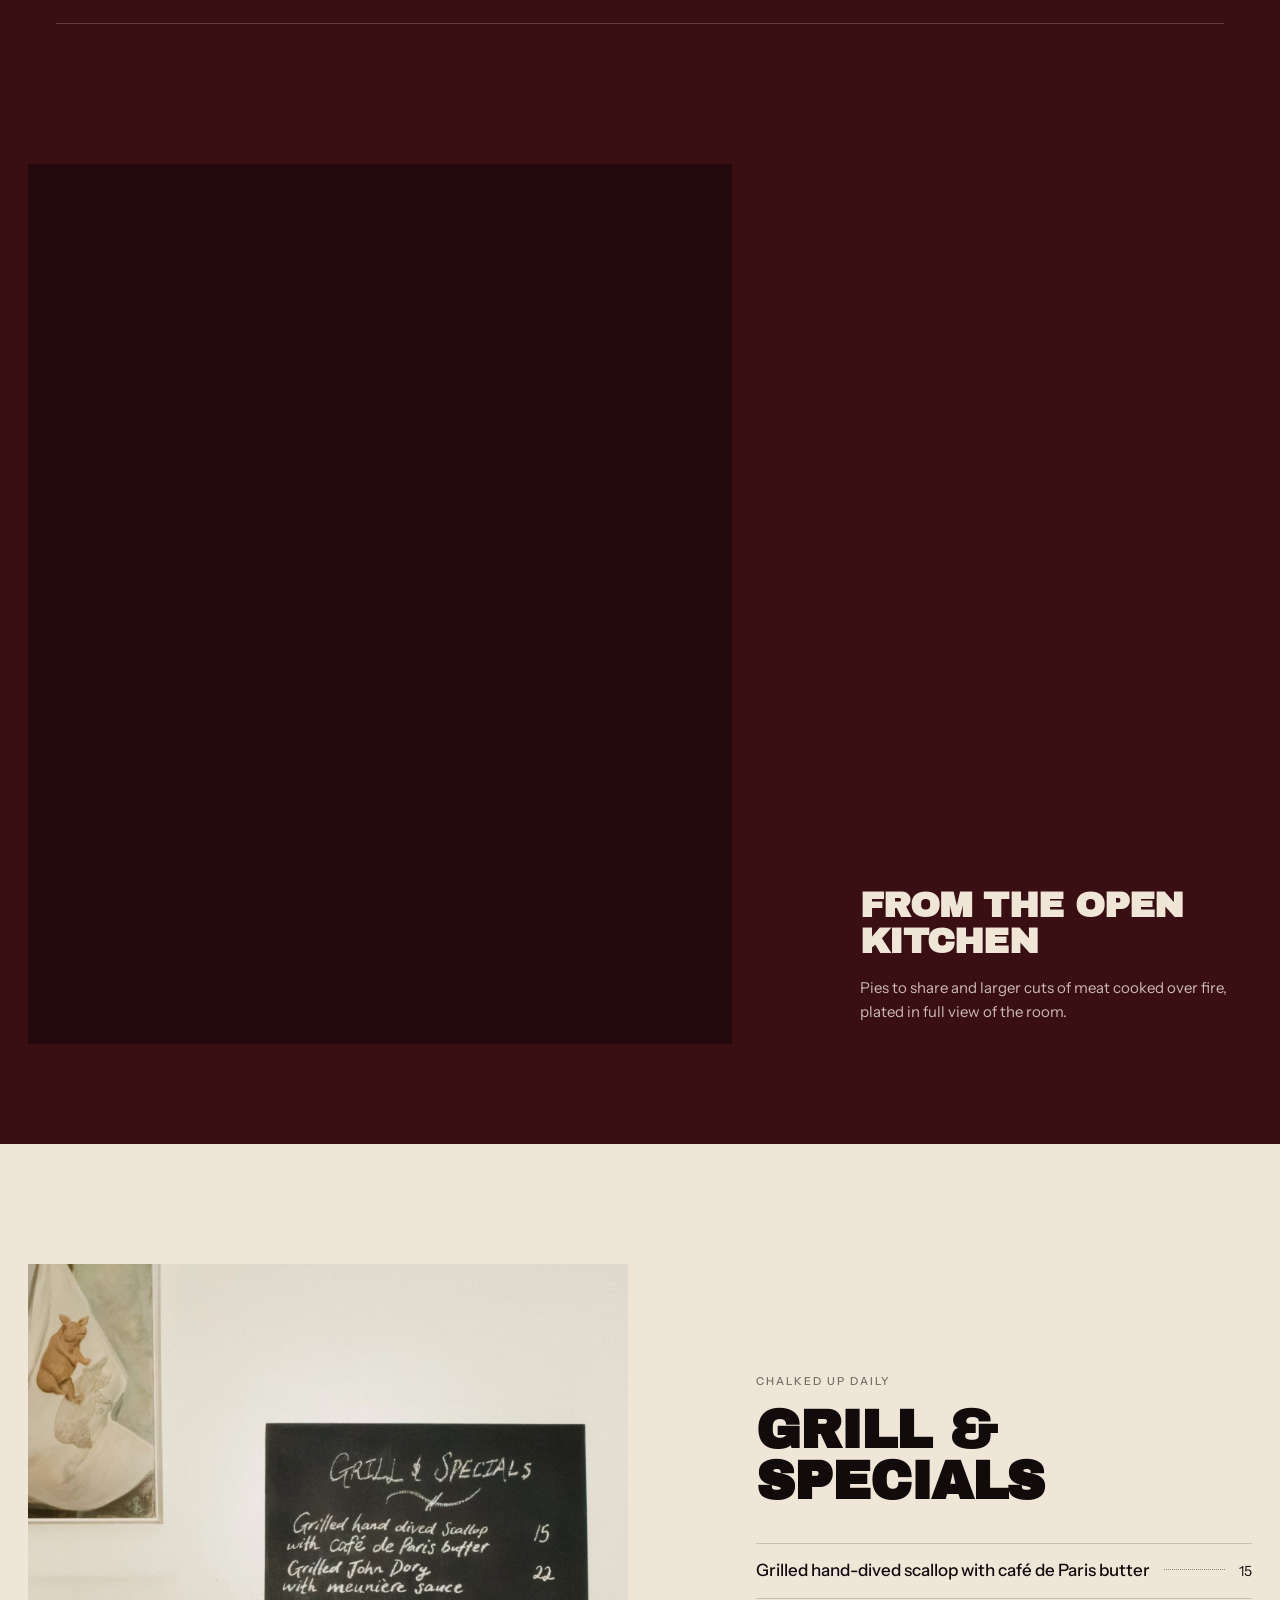
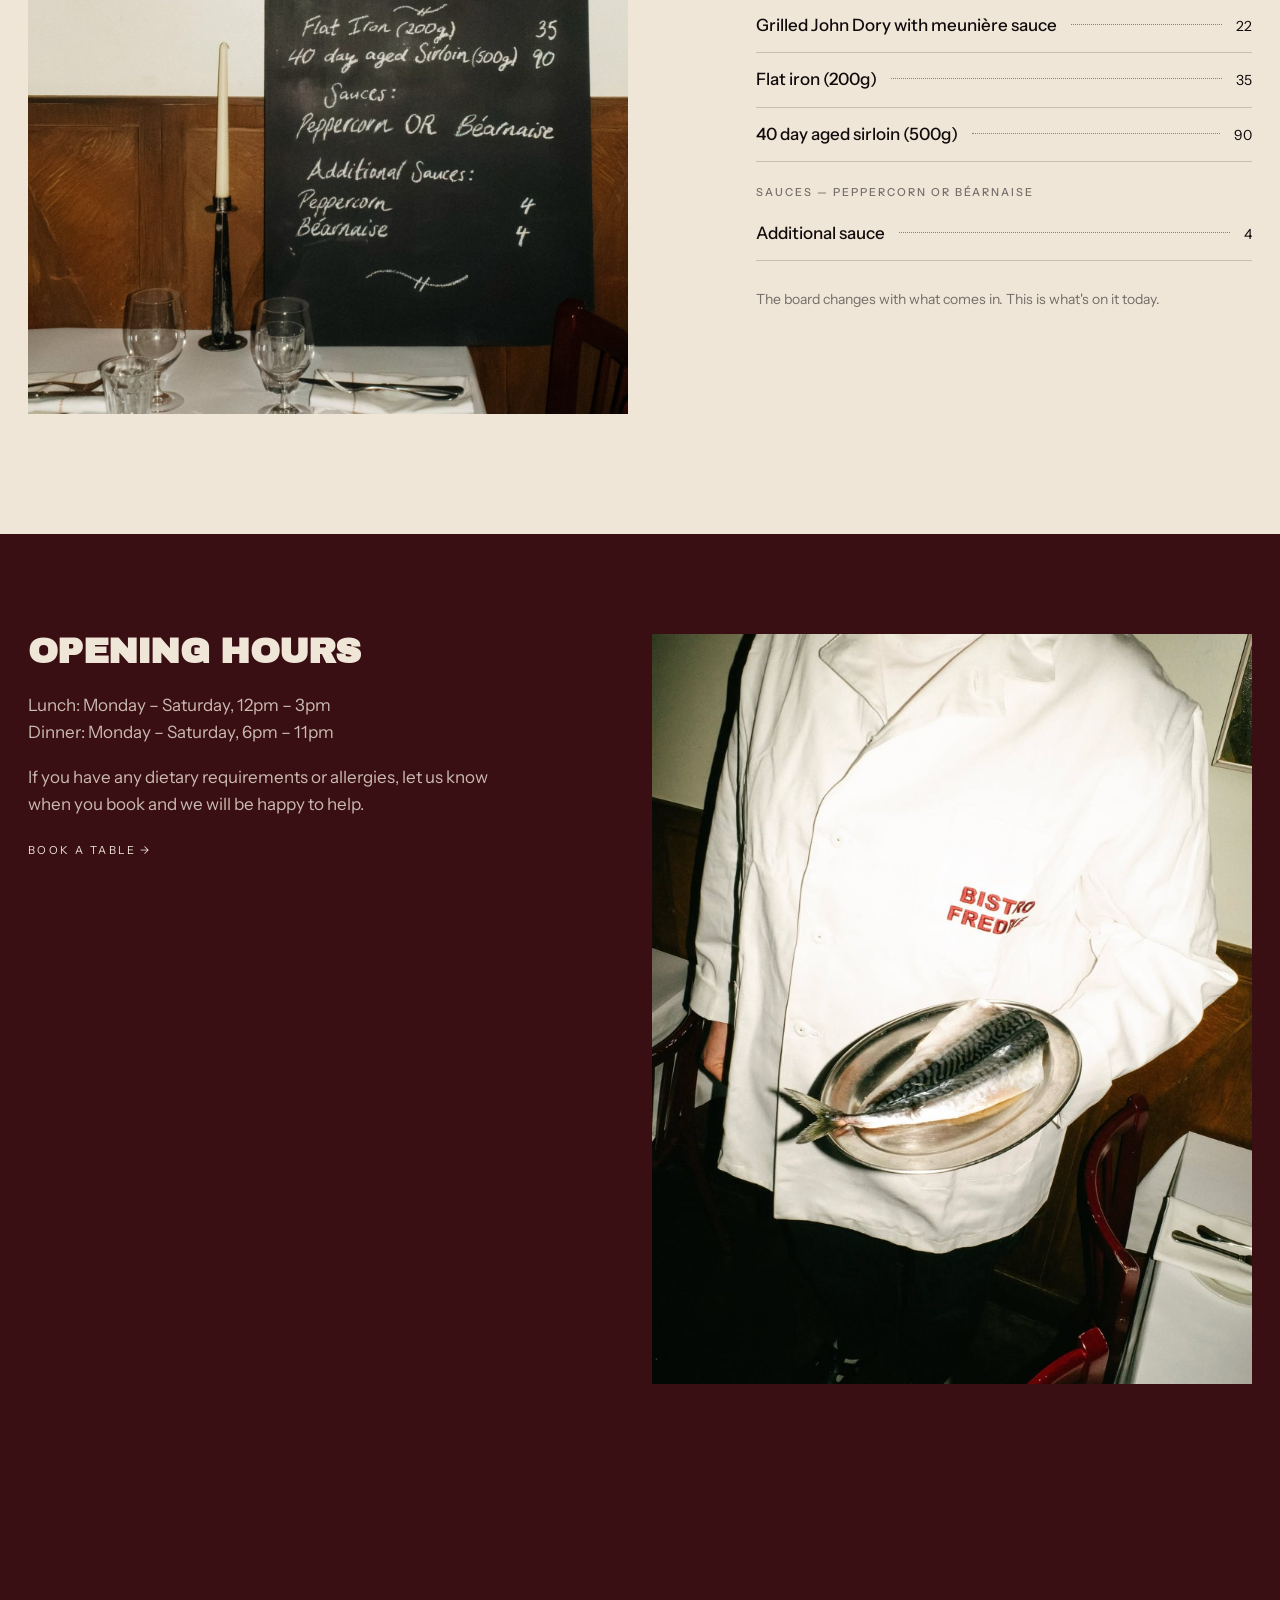
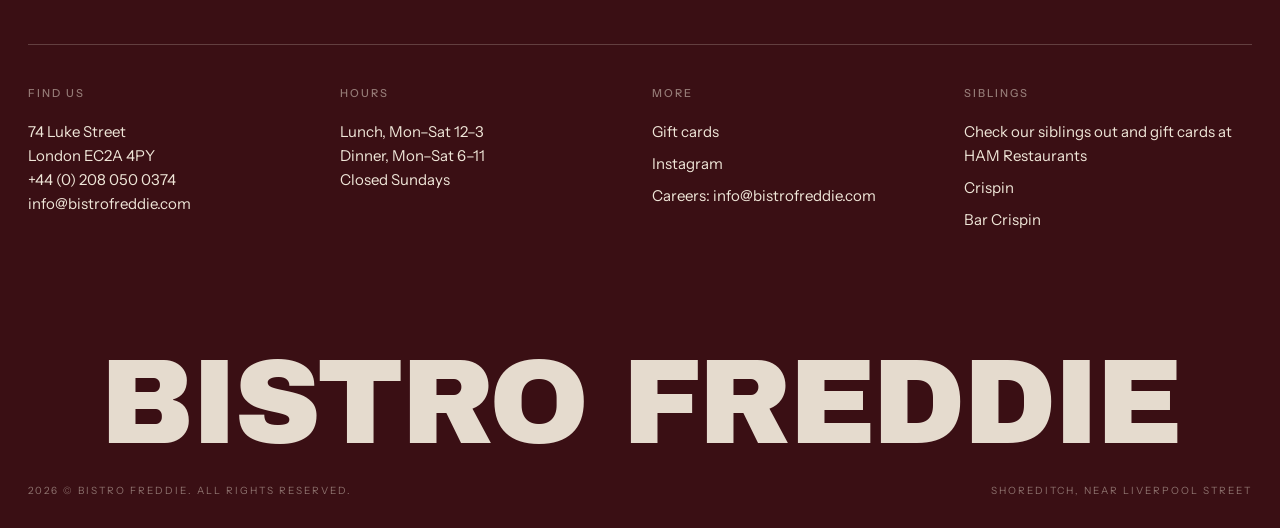
<file: menus.html>
<!DOCTYPE html>
<html lang="en-GB">
<head>
<meta charset="utf-8">
<meta name="viewport" content="width=device-width, initial-scale=1">
<title>Menus — Bistro Freddie</title>
<meta name="description" content="À la carte, the grill, quick lunch, wine and drinks at Bistro Freddie, Shoreditch.">
<link rel="preconnect" href="https://fonts.googleapis.com">
<link rel="preconnect" href="https://fonts.gstatic.com" crossorigin>
<link href="https://fonts.googleapis.com/css2?family=Archivo+Black&family=Instrument+Sans:wght@400;500&display=swap" rel="stylesheet">
<link rel="stylesheet" href="style.css">
</head>
<body>
<nav class="nav">
  <div class="l">
    <a class="mark" href="index.html">Bistro Freddie</a>
    <a class="link cur" href="menus.html">Menus</a>
    <a class="link" href="wine.html">Wine</a>
    <a class="link" href="private-hire.html">Private hire</a>
    <a class="link" href="festive.html">Festive</a>
    <a class="link" href="find-us.html">Find us</a>
  </div>
  <div class="r">
    <a class="link ig-l" href="https://www.instagram.com/bistro_freddie/">@bistro_freddie</a>
    <a class="link" href="https://www.opentable.co.uk/restref/client/?rid=327348">Book a table</a>
    <button class="burger" type="button" onclick="document.getElementById('mnav').classList.add('open');document.body.classList.add('locked')">Menu</button>
  </div>
</nav>
<div class="mnav" id="mnav">
  <div class="top"><span class="mark">Bistro Freddie</span><button type="button" onclick="document.getElementById('mnav').classList.remove('open');document.body.classList.remove('locked')">Close</button></div>
  <ul>
    <li><a href="index.html">Home</a></li>
    <li><a href="menus.html">Menus</a></li>
    <li><a href="wine.html">Wine</a></li>
    <li><a href="private-hire.html">Private hire</a></li>
    <li><a href="festive.html">Festive</a></li>
    <li><a href="find-us.html">Find us</a></li>
    <li><a href="https://www.opentable.co.uk/restref/client/?rid=327348">Book a table</a></li>
  </ul>
  <div class="bottom"><span>74 Luke Street, London EC2A 4PY</span><span>Lunch Mon–Sat 12–3 · Dinner Mon–Sat 6–11</span><a href="https://www.instagram.com/bistro_freddie/">@bistro_freddie</a></div>
</div>

<header class="pg"><div class="n">Food</div><h1>The menus</h1><p>The menus at Bistro Freddie are inspired by classic British and French gastronomy. Expect seasonal starters, bold mains and pies to share, as well as larger cuts of meat cooked over fire.</p></header>
<div class="pgbody">
<div class="bleed chefplate photo rv" style="margin:50px 0 0;height:70vh" role="img" aria-label="Steak with béarnaise and jus, carried to the table"></div>
<section class="menus rv" style="padding-top:20px">
  <ul class="mlist">
    <li><a href="https://cdn.prod.website-files.com/6400d68bda11be5be1ae8a9e/6ae3396c2e09733fbb824437_BF%20ALC.pdf"><span class="mono">Menu</span><h3>Sample menu</h3><p>Seasonal starters, bold mains and pies to share.</p><span class="arrow">→</span></a></li>
    <li><a href="https://cdn.prod.website-files.com/6400d68bda11be5be1ae8a9e/6ae3397c2043deb1ee17f199_BF%20Grill%20Menu.pdf"><span class="mono">Grill</span><h3>Sample grill menu</h3><p>Larger cuts of meat cooked over fire.</p><span class="arrow">→</span></a></li>
    <li><a href="https://cdn.prod.website-files.com/6400d68bda11be5be1ae8a9e/6ae369d6b0bd248958aa688d_BF%20Quick%20Lunch%20Menu.pdf"><span class="mono">Lunch</span><h3>Quick lunch set menu</h3><p>Monday to Saturday, 12pm – 3pm.</p><span class="arrow">→</span></a></li>
    <li><a href="wine.html"><span class="mono">Wine</span><h3>Wine list</h3><p>All-French. Real wines that reflect a sense of place.</p><span class="arrow">→</span></a></li>
    <li><a href="https://cdn.prod.website-files.com/6400d68bda11be5be1ae8a9e/6ae339b75d045d40198e4b87_BF%20Drinks%20Menu.pdf"><span class="mono">Drinks</span><h3>Drinks menu</h3><p>Cocktails, beers and everything else.</p><span class="arrow">→</span></a></li>
  </ul>
</section>
<div class="vids rv">
  <div class="v v2 solo"><video autoplay muted loop playsinline aria-label="Plating in the open kitchen"><source src="video/plating.mp4" type="video/mp4"></video></div>
  <div class="txt"><h2>From the open kitchen</h2><p>Pies to share and larger cuts of meat cooked over fire, plated in full view of the room.</p></div>
</div>
 </div>
</div>
<section class="board2">
  <div class="grid rv">
    <div class="photo" role="img" aria-label="The grill and specials board, chalked up by the kitchen"></div>
    <div class="txt">
      <span class="mono">Chalked up daily</span>
      <h2>Grill &amp; specials</h2>
      <ul>
        <li><span>Grilled hand-dived scallop with café de Paris butter</span><span class="dots"></span><span class="p">15</span></li>
        <li><span>Grilled John Dory with meunière sauce</span><span class="dots"></span><span class="p">22</span></li>
        <li><span>Flat iron (200g)</span><span class="dots"></span><span class="p">35</span></li>
        <li><span>40 day aged sirloin (500g)</span><span class="dots"></span><span class="p">90</span></li>
        <li class="h">Sauces — peppercorn or béarnaise</li>
        <li><span>Additional sauce</span><span class="dots"></span><span class="p">4</span></li>
      </ul>
      <p class="foot">The board changes with what comes in. This is what's on it today.</p>
    </div>
  </div>
</section>
<div class="pgbody"><div class="two rv">
  <div class="l"><h2>Opening hours</h2><p>Lunch: Monday – Saturday, 12pm – 3pm<br>Dinner: Monday – Saturday, 6pm – 11pm</p><p>If you have any dietary requirements or allergies, let us know when you book and we will be happy to help.</p><a class="link" href="https://www.opentable.co.uk/restref/client/?rid=327348">Book a table →</a></div>
  <div class="r"><div class="photo" style="aspect-ratio:4/5;background-image:url('img/mackerel.jpg');background-position:center 40%" role="img" aria-label="Whole mackerel on a silver platter"></div></div>
</div></div>
<footer>
  <div class="cols">
    <div class="c c1"><span class="mono">Find us</span><a href="find-us.html">74 Luke Street<br>London EC2A 4PY<br>+44 (0) 208 050 0374<br>info@bistrofreddie.com</a></div>
    <div class="c c2"><span class="mono">Hours</span>Lunch, Mon–Sat 12–3<br>Dinner, Mon–Sat 6–11<br>Closed Sundays</div>
    <div class="c c3"><span class="mono">More</span><a href="https://bistrofreddie.giftpro.co.uk/">Gift cards</a><a href="https://www.instagram.com/bistro_freddie/">Instagram</a><span>Careers: info@bistrofreddie.com</span></div>
    <div class="c c4"><span class="mono">Siblings</span><span>Check our siblings out and gift cards at HAM Restaurants</span><a href="https://www.instagram.com/crispin_e1/">Crispin</a><a href="https://www.instagram.com/bar_crispin/">Bar Crispin</a></div>
  </div>
  <div class="word">Bistro Freddie</div>
  <div class="base"><span>2026 © Bistro Freddie. All rights reserved.</span><span>Shoreditch, near Liverpool Street</span></div>
</footer>
<script>
  const nav=document.querySelector('.nav');const hero=document.querySelector('.hero');const lim=hero?hero.offsetHeight-80:120;
  const onS=()=>nav.classList.toggle('solid',window.scrollY>lim);addEventListener('scroll',onS,{passive:true});onS();
</script>
</body>
</html>
</file>
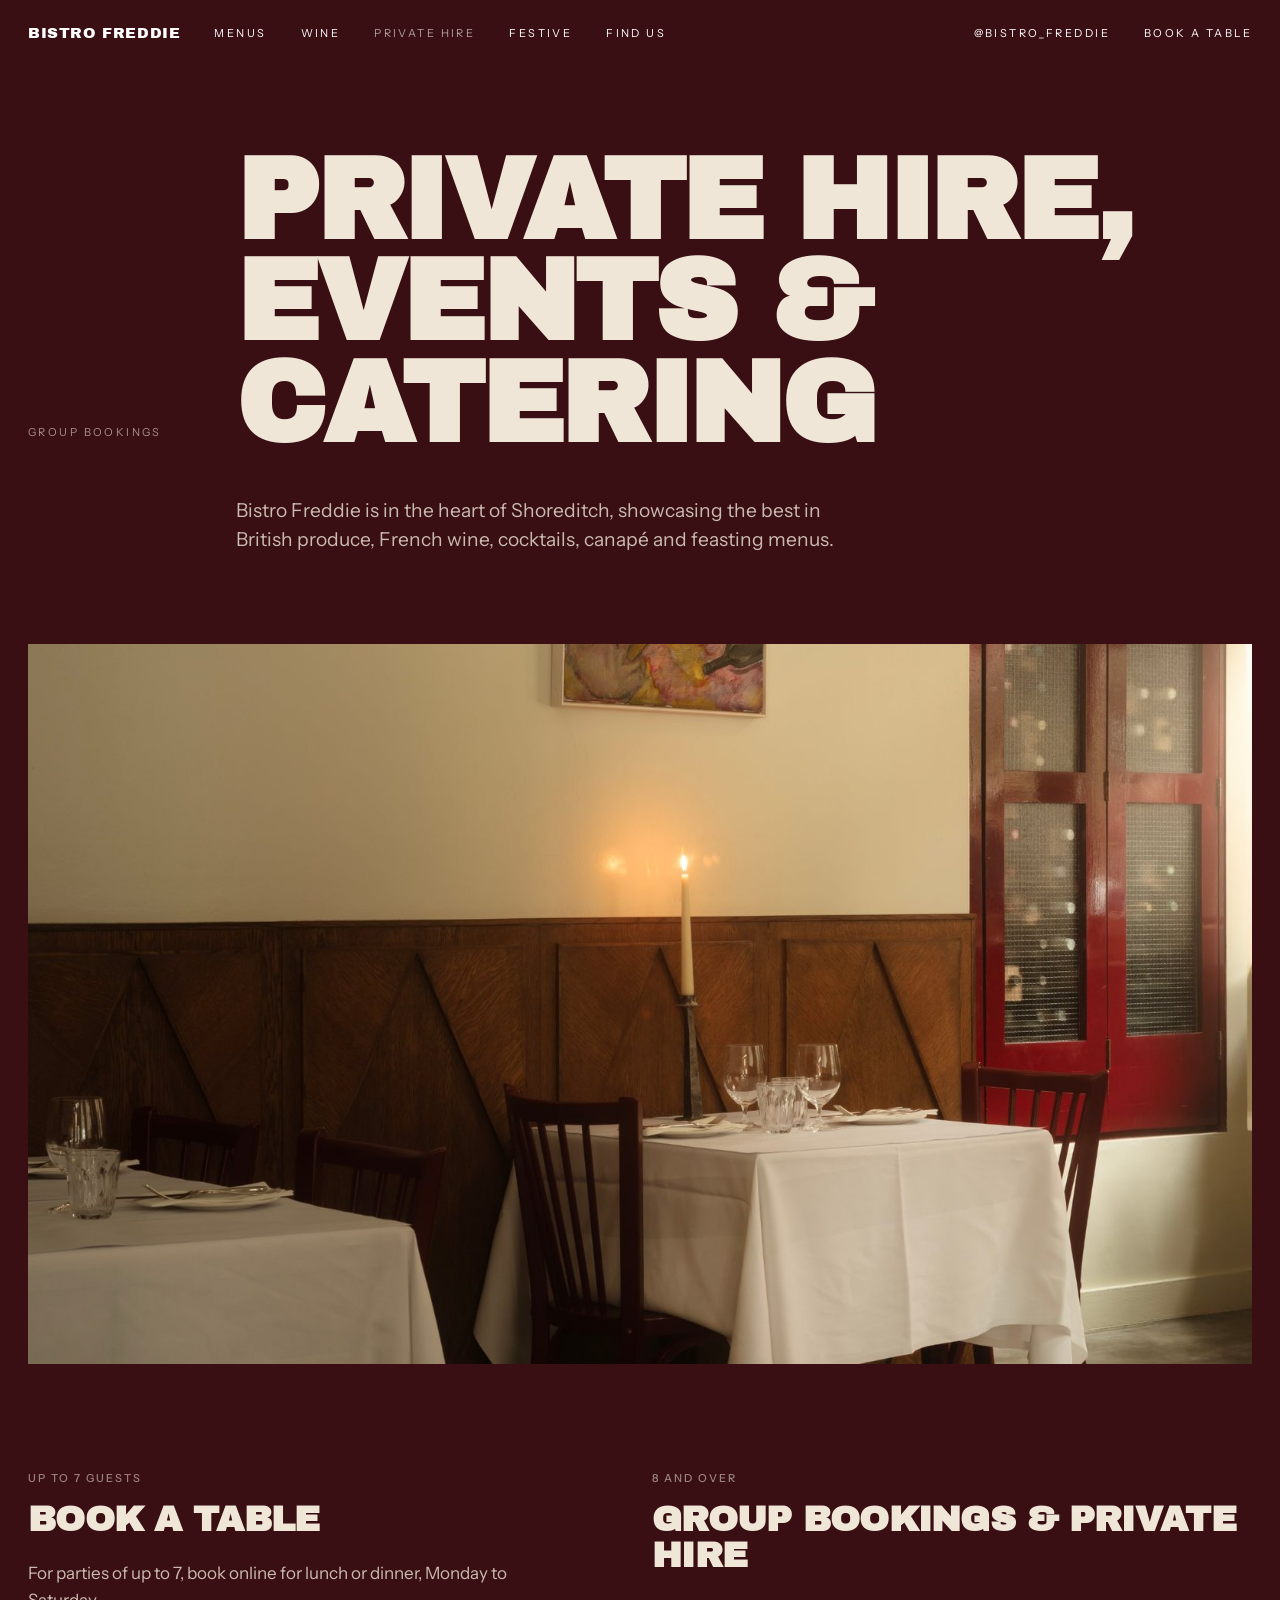
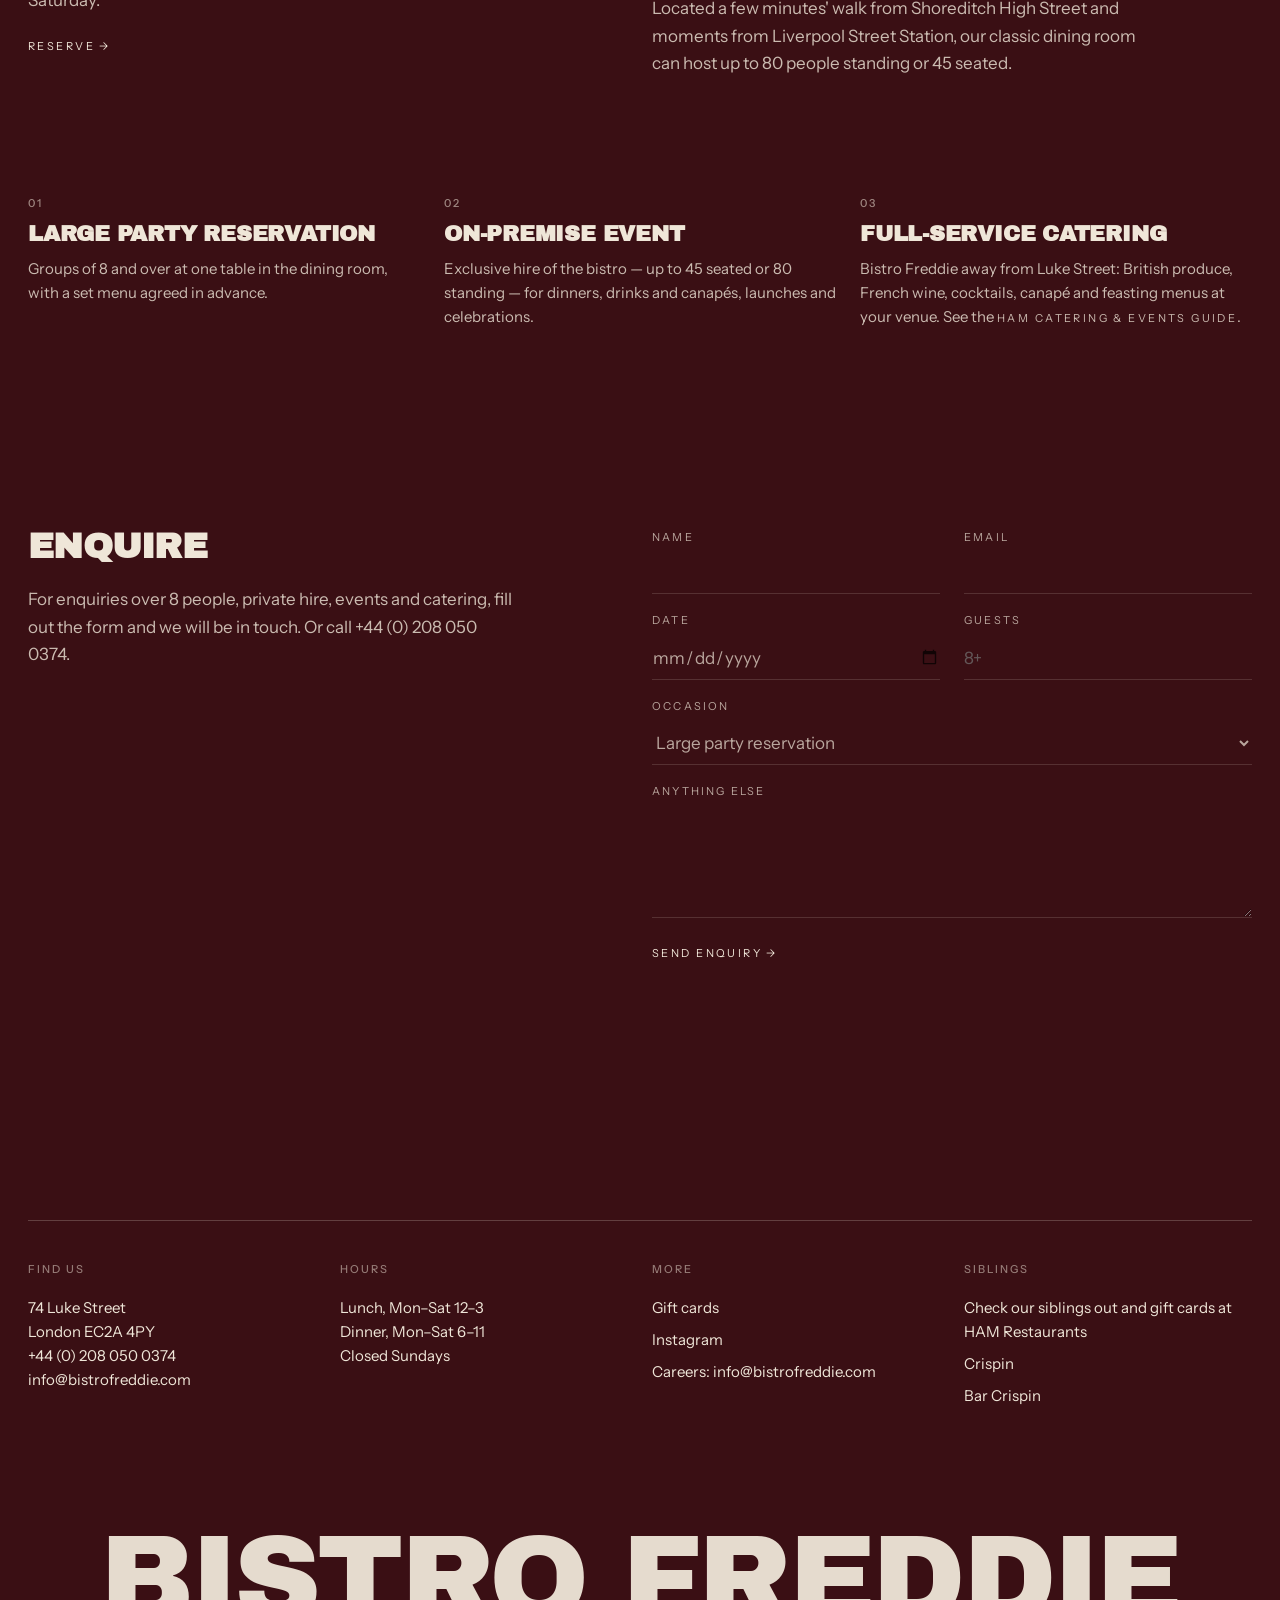
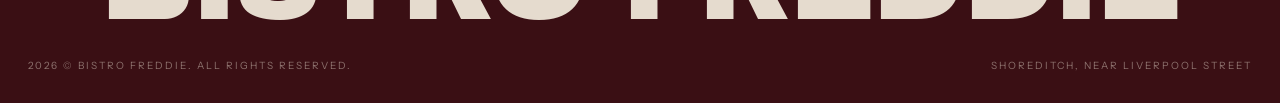
<file: private-hire.html>
<!DOCTYPE html>
<html lang="en-GB">
<head>
<meta charset="utf-8">
<meta name="viewport" content="width=device-width, initial-scale=1">
<title>Private hire — Bistro Freddie</title>
<meta name="description" content="Private hire, events and catering at Bistro Freddie, Shoreditch. 45 seated, 80 standing.">
<link rel="preconnect" href="https://fonts.googleapis.com">
<link rel="preconnect" href="https://fonts.gstatic.com" crossorigin>
<link href="https://fonts.googleapis.com/css2?family=Archivo+Black&family=Instrument+Sans:wght@400;500&display=swap" rel="stylesheet">
<link rel="stylesheet" href="style.css">
</head>
<body>
<nav class="nav">
  <div class="l">
    <a class="mark" href="index.html">Bistro Freddie</a>
    <a class="link" href="menus.html">Menus</a>
    <a class="link" href="wine.html">Wine</a>
    <a class="link cur" href="private-hire.html">Private hire</a>
    <a class="link" href="festive.html">Festive</a>
    <a class="link" href="find-us.html">Find us</a>
  </div>
  <div class="r">
    <a class="link ig-l" href="https://www.instagram.com/bistro_freddie/">@bistro_freddie</a>
    <a class="link" href="https://www.opentable.co.uk/restref/client/?rid=327348">Book a table</a>
    <button class="burger" type="button" onclick="document.getElementById('mnav').classList.add('open');document.body.classList.add('locked')">Menu</button>
  </div>
</nav>
<div class="mnav" id="mnav">
  <div class="top"><span class="mark">Bistro Freddie</span><button type="button" onclick="document.getElementById('mnav').classList.remove('open');document.body.classList.remove('locked')">Close</button></div>
  <ul>
    <li><a href="index.html">Home</a></li>
    <li><a href="menus.html">Menus</a></li>
    <li><a href="wine.html">Wine</a></li>
    <li><a href="private-hire.html">Private hire</a></li>
    <li><a href="festive.html">Festive</a></li>
    <li><a href="find-us.html">Find us</a></li>
    <li><a href="https://www.opentable.co.uk/restref/client/?rid=327348">Book a table</a></li>
  </ul>
  <div class="bottom"><span>74 Luke Street, London EC2A 4PY</span><span>Lunch Mon–Sat 12–3 · Dinner Mon–Sat 6–11</span><a href="https://www.instagram.com/bistro_freddie/">@bistro_freddie</a></div>
</div>

<header class="pg"><div class="n">Group bookings</div><h1>Private hire, events &amp; catering</h1><p>Bistro Freddie is in the heart of Shoreditch, showcasing the best in British produce, French wine, cocktails, canapé and feasting menus.</p></header>
<div class="pgbody">
<div class="bleed room photo rv" style="margin:50px 0 0" role="img" aria-label="The room set for a private dinner"></div>
<div class="two rv">
  <div class="l"><span class="mono" style="opacity:.55">Up to 7 guests</span><h2 style="margin-top:14px">Book a table</h2><p>For parties of up to 7, book online for lunch or dinner, Monday to Saturday.</p><a class="link" href="https://www.opentable.co.uk/restref/client/?rid=327348">Reserve →</a></div>
  <div class="r"><span class="mono" style="opacity:.55">8 and over</span><h2 style="margin-top:14px">Group bookings &amp; private hire</h2><p>Located a few minutes' walk from Shoreditch High Street and moments from Liverpool Street Station, our classic dining room can host up to 80 people standing or 45 seated.</p></div>
</div>
<div class="steps rv">
  <div><span class="n">01</span><h3>Large party reservation</h3><p>Groups of 8 and over at one table in the dining room, with a set menu agreed in advance.</p></div>
  <div><span class="n">02</span><h3>On-premise event</h3><p>Exclusive hire of the bistro — up to 45 seated or 80 standing — for dinners, drinks and canapés, launches and celebrations.</p></div>
  <div><span class="n">03</span><h3>Full-service catering</h3><p>Bistro Freddie away from Luke Street: British produce, French wine, cocktails, canapé and feasting menus at your venue. See the <a class="link" style="padding:0" href="https://cdn.prod.website-files.com/6400d68bda11be5be1ae8a9e/667190ed4631c2872b10d46d_Crispin-Events-Guide-20241.pdf">HAM Catering &amp; Events Guide</a>.</p></div>
</div>
<div class="two rv">
  <div class="l"><h2>Enquire</h2><p>For enquiries over 8 people, private hire, events and catering, fill out the form and we will be in touch. Or call +44 (0) 208 050 0374.</p></div>
  <div class="r">
    <form class="enq" onsubmit="event.preventDefault();this.querySelector('.ok').style.display='block';this.querySelector('button').style.display='none'">
      <label>Name<input required></label>
      <label>Email<input type="email" required></label>
      <label>Date<input type="date"></label>
      <label>Guests<input type="number" min="8" placeholder="8+"></label>
      <label class="full">Occasion<select><option>Large party reservation</option><option>On-premise event</option><option>Full-service catering</option></select></label>
      <label class="full">Anything else<textarea></textarea></label>
      <button class="link" type="submit">Send enquiry →</button>
      <p class="ok">Thank you — we will be in touch shortly.</p>
    </form>
  </div>
</div>
</div>
<footer>
  <div class="cols">
    <div class="c c1"><span class="mono">Find us</span><a href="find-us.html">74 Luke Street<br>London EC2A 4PY<br>+44 (0) 208 050 0374<br>info@bistrofreddie.com</a></div>
    <div class="c c2"><span class="mono">Hours</span>Lunch, Mon–Sat 12–3<br>Dinner, Mon–Sat 6–11<br>Closed Sundays</div>
    <div class="c c3"><span class="mono">More</span><a href="https://bistrofreddie.giftpro.co.uk/">Gift cards</a><a href="https://www.instagram.com/bistro_freddie/">Instagram</a><span>Careers: info@bistrofreddie.com</span></div>
    <div class="c c4"><span class="mono">Siblings</span><span>Check our siblings out and gift cards at HAM Restaurants</span><a href="https://www.instagram.com/crispin_e1/">Crispin</a><a href="https://www.instagram.com/bar_crispin/">Bar Crispin</a></div>
  </div>
  <div class="word">Bistro Freddie</div>
  <div class="base"><span>2026 © Bistro Freddie. All rights reserved.</span><span>Shoreditch, near Liverpool Street</span></div>
</footer>
<script>
  const nav=document.querySelector('.nav');const hero=document.querySelector('.hero');const lim=hero?hero.offsetHeight-80:120;
  const onS=()=>nav.classList.toggle('solid',window.scrollY>lim);addEventListener('scroll',onS,{passive:true});onS();
</script>
</body>
</html>
</file>
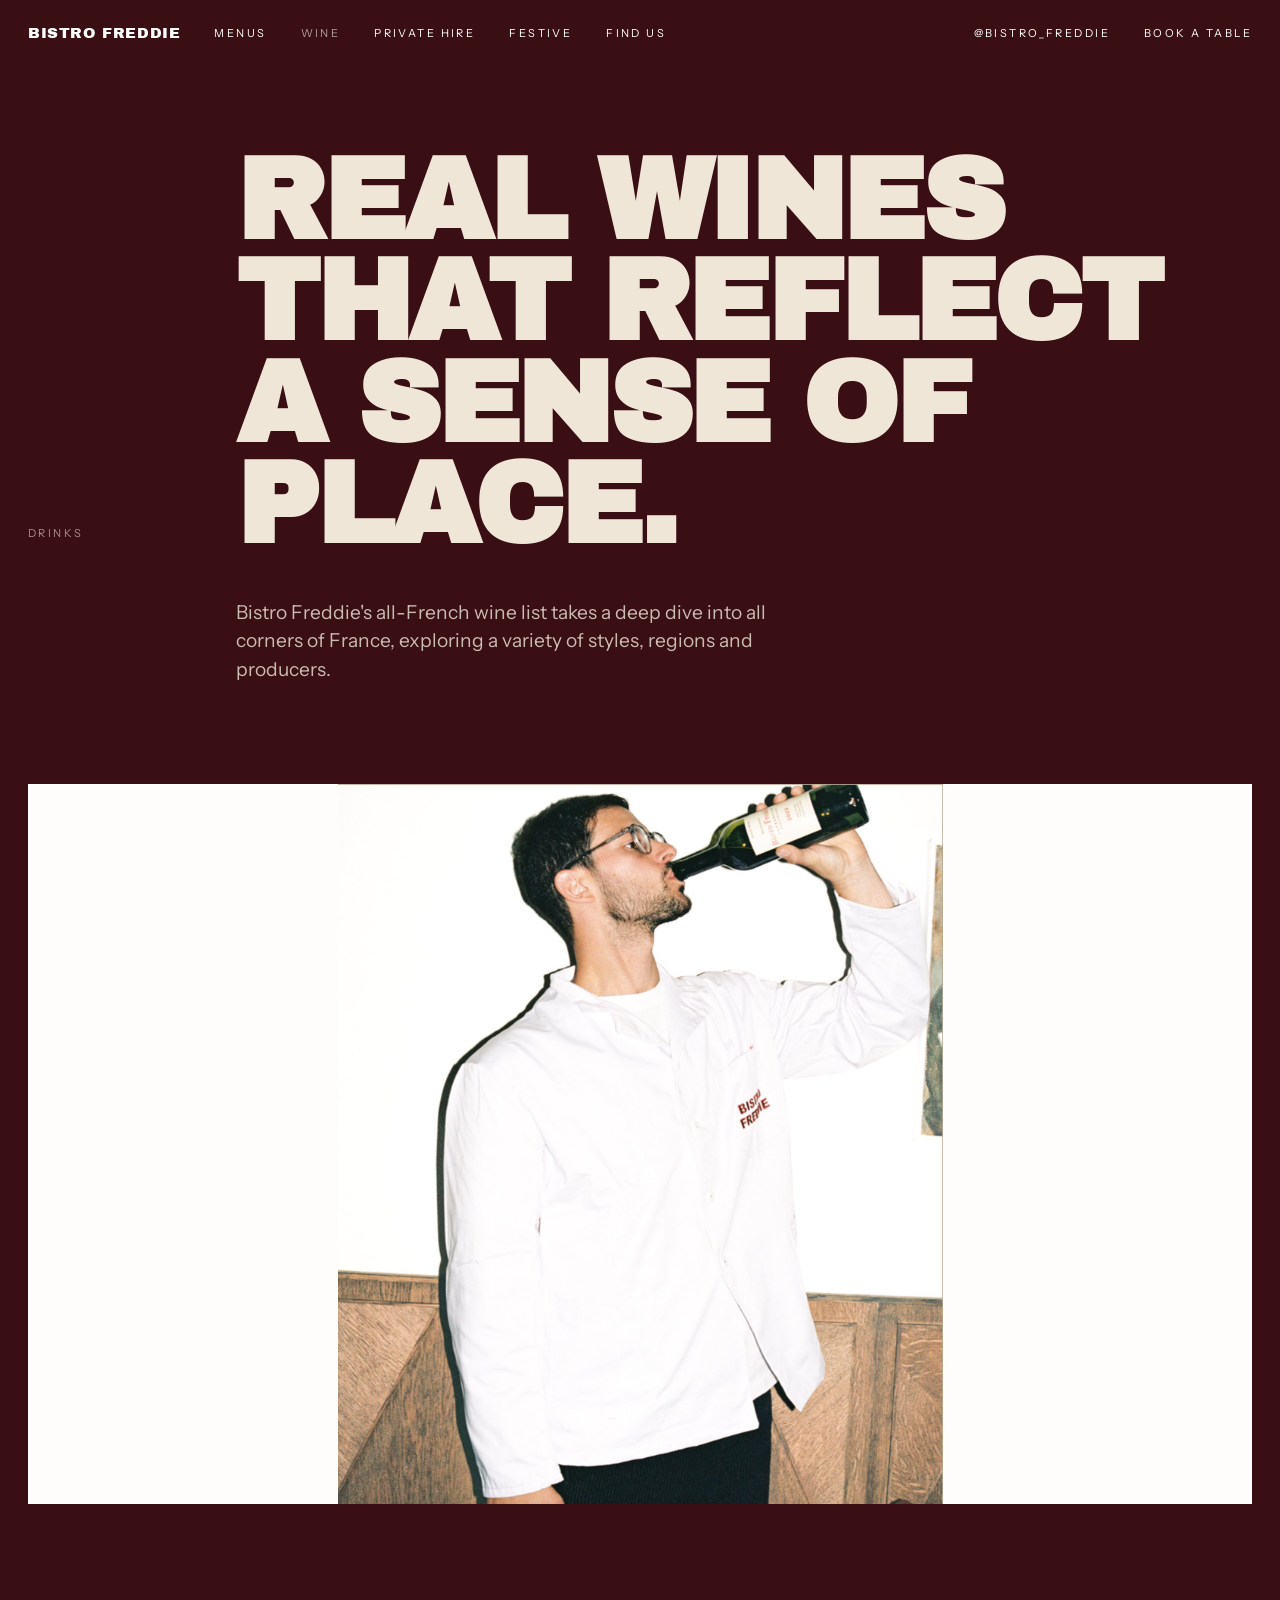
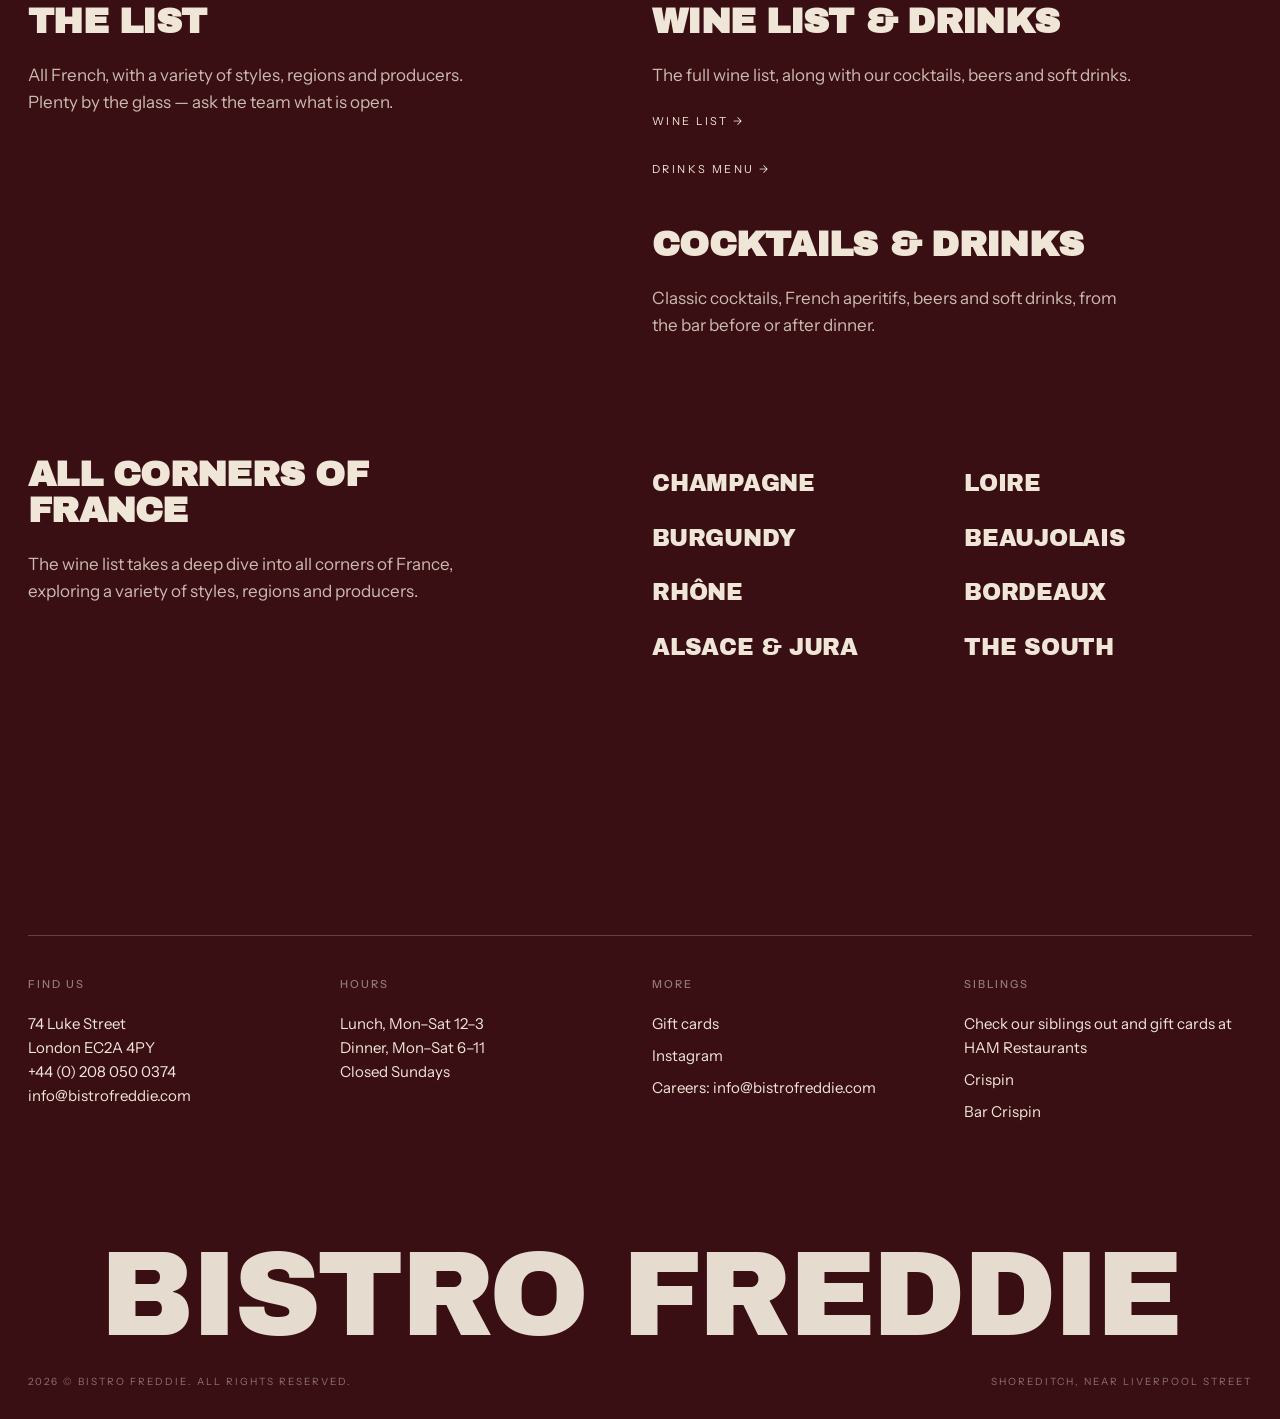
<file: wine.html>
<!DOCTYPE html>
<html lang="en-GB">
<head>
<meta charset="utf-8">
<meta name="viewport" content="width=device-width, initial-scale=1">
<title>Wine — Bistro Freddie</title>
<meta name="description" content="The wine list at Bistro Freddie, Shoreditch. French, mostly. Real wines that reflect a sense of place.">
<link rel="preconnect" href="https://fonts.googleapis.com">
<link rel="preconnect" href="https://fonts.gstatic.com" crossorigin>
<link href="https://fonts.googleapis.com/css2?family=Archivo+Black&family=Instrument+Sans:wght@400;500&display=swap" rel="stylesheet">
<link rel="stylesheet" href="style.css">
</head>
<body>
<nav class="nav">
  <div class="l">
    <a class="mark" href="index.html">Bistro Freddie</a>
    <a class="link" href="menus.html">Menus</a>
    <a class="link cur" href="wine.html">Wine</a>
    <a class="link" href="private-hire.html">Private hire</a>
    <a class="link" href="festive.html">Festive</a>
    <a class="link" href="find-us.html">Find us</a>
  </div>
  <div class="r">
    <a class="link ig-l" href="https://www.instagram.com/bistro_freddie/">@bistro_freddie</a>
    <a class="link" href="https://www.opentable.co.uk/restref/client/?rid=327348">Book a table</a>
    <button class="burger" type="button" onclick="document.getElementById('mnav').classList.add('open');document.body.classList.add('locked')">Menu</button>
  </div>
</nav>
<div class="mnav" id="mnav">
  <div class="top"><span class="mark">Bistro Freddie</span><button type="button" onclick="document.getElementById('mnav').classList.remove('open');document.body.classList.remove('locked')">Close</button></div>
  <ul>
    <li><a href="index.html">Home</a></li>
    <li><a href="menus.html">Menus</a></li>
    <li><a href="wine.html">Wine</a></li>
    <li><a href="private-hire.html">Private hire</a></li>
    <li><a href="festive.html">Festive</a></li>
    <li><a href="find-us.html">Find us</a></li>
    <li><a href="https://www.opentable.co.uk/restref/client/?rid=327348">Book a table</a></li>
  </ul>
  <div class="bottom"><span>74 Luke Street, London EC2A 4PY</span><span>Lunch Mon–Sat 12–3 · Dinner Mon–Sat 6–11</span><a href="https://www.instagram.com/bistro_freddie/">@bistro_freddie</a></div>
</div>

<header class="pg"><div class="n">Drinks</div><h1>Real wines that reflect a sense of place.</h1><p>Bistro Freddie's all-French wine list takes a deep dive into all corners of France, exploring a variety of styles, regions and producers.</p></header>
<div class="pgbody">
<div class="bleed chef photo rv" style="margin:60px 0 0" role="img" aria-label="A Bistro Freddie chef drinking from a bottle of the house wine"></div>
<div class="two rv">
  <div class="l"><h2>The list</h2><p>All French, with a variety of styles, regions and producers. Plenty by the glass — ask the team what is open.</p></div>
  <div class="r"><h2>Wine list &amp; drinks</h2><p>The full wine list, along with our cocktails, beers and soft drinks.</p><a class="link" href="https://cdn.prod.website-files.com/6400d68bda11be5be1ae8a9e/6ae339ab51cfa71ad949039b_BF%20Wine%20List.pdf">Wine list →</a><br><br><a class="link" href="https://cdn.prod.website-files.com/6400d68bda11be5be1ae8a9e/6ae339b75d045d40198e4b87_BF%20Drinks%20Menu.pdf">Drinks menu →</a><br><br><br><h2>Cocktails &amp; drinks</h2><p>Classic cocktails, French aperitifs, beers and soft drinks, from the bar before or after dinner.</p></div>
</div>
</div>
<div class="pgbody"><div class="two rv" style="padding-top:0">
  <div class="l"><h2>All corners of France</h2><p>The wine list takes a deep dive into all corners of France, exploring a variety of styles, regions and producers.</p></div>
  <div class="r"><ul class="regions">
    <li>Champagne</li>
    <li>Loire</li>
    <li>Burgundy</li>
    <li>Beaujolais</li>
    <li>Rhône</li>
    <li>Bordeaux</li>
    <li>Alsace &amp; Jura</li>
    <li>The South</li>
  </ul></div>
</div></div>
<footer>
  <div class="cols">
    <div class="c c1"><span class="mono">Find us</span><a href="find-us.html">74 Luke Street<br>London EC2A 4PY<br>+44 (0) 208 050 0374<br>info@bistrofreddie.com</a></div>
    <div class="c c2"><span class="mono">Hours</span>Lunch, Mon–Sat 12–3<br>Dinner, Mon–Sat 6–11<br>Closed Sundays</div>
    <div class="c c3"><span class="mono">More</span><a href="https://bistrofreddie.giftpro.co.uk/">Gift cards</a><a href="https://www.instagram.com/bistro_freddie/">Instagram</a><span>Careers: info@bistrofreddie.com</span></div>
    <div class="c c4"><span class="mono">Siblings</span><span>Check our siblings out and gift cards at HAM Restaurants</span><a href="https://www.instagram.com/crispin_e1/">Crispin</a><a href="https://www.instagram.com/bar_crispin/">Bar Crispin</a></div>
  </div>
  <div class="word">Bistro Freddie</div>
  <div class="base"><span>2026 © Bistro Freddie. All rights reserved.</span><span>Shoreditch, near Liverpool Street</span></div>
</footer>
<script>
  const nav=document.querySelector('.nav');const hero=document.querySelector('.hero');const lim=hero?hero.offsetHeight-80:120;
  const onS=()=>nav.classList.toggle('solid',window.scrollY>lim);addEventListener('scroll',onS,{passive:true});onS();
</script>
</body>
</html>
</file>
<file: style.css>
:root{
    --ox:#3A0F14; --ox-2:#4A141A; --cream:#EFE6D8; --cream-2:#E6DBC9; --ink:#120B0C; --rule:rgba(239,230,216,.22); --rule-dark:rgba(18,11,12,.18);
    --serif:"Instrument Sans",Helvetica,Arial,sans-serif; --black:"Arial Black","Archivo Black",Arial,sans-serif; --sans:"Instrument Sans",Helvetica,Arial,sans-serif; --mono:"Instrument Sans",Helvetica,Arial,sans-serif;
  }
  *{box-sizing:border-box;margin:0;padding:0}
  html{scroll-behavior:smooth}
  body{background:var(--ox);color:var(--cream);font-family:var(--sans);font-weight:400;font-size:16px;line-height:1.5;-webkit-font-smoothing:antialiased;overflow-x:hidden}
  a{color:inherit;text-decoration:none}
  ::selection{background:var(--cream);color:var(--ox)}
  .mono{font-family:var(--sans);font-size:11px;letter-spacing:.18em;text-transform:uppercase;font-weight:500}
  .photo{background-color:#24090C;background-size:cover;background-position:center;position:relative}
  .photo:after{display:none}
  .link{position:relative;display:inline-block;font-family:var(--mono);font-size:11px;letter-spacing:.22em;text-transform:uppercase;padding-bottom:6px}
  .link{padding-bottom:0;transition:opacity .25s}
  .link:hover{opacity:.6}
  .grain{pointer-events:none;position:fixed;inset:-50%;width:200%;height:200%;z-index:50;opacity:.07;background-image:url("data:image/svg+xml;utf8,<svg xmlns='http://www.w3.org/2000/svg' width='200' height='200'><filter id='n'><feTurbulence type='fractalNoise' baseFrequency='.9' numOctaves='2' stitchTiles='stitch'/><feColorMatrix values='0 0 0 0 1 0 0 0 0 1 0 0 0 0 1 0 0 0 .6 0'/></filter><rect width='100%' height='100%' filter='url(%23n)'/></svg>");animation:grain 1.2s steps(4) infinite}
  @keyframes grain{0%{transform:translate(0,0)}25%{transform:translate(-3%,2%)}50%{transform:translate(2%,-3%)}75%{transform:translate(-1%,-1%)}100%{transform:translate(3%,1%)}}

  /* NAV */
  .nav{position:fixed;inset:0 0 auto 0;z-index:30;display:flex;justify-content:space-between;align-items:center;padding:22px 28px;color:#fff;transition:background .3s}
  .nav.solid{background:rgba(58,15,20,.92)}
  .nav .l,.nav .r{display:flex;gap:34px;align-items:center}
  .nav .mark{font-family:var(--black);font-size:15px;letter-spacing:.04em;text-transform:uppercase}
  .nav .mark i{font-style:normal;}

  /* HERO */
  .hero{position:relative;height:100svh;min-height:680px;overflow:hidden}
  .hero .photo{position:absolute;inset:0;background-image:url("img/room.jpg");}
  
  .hero .photo{background-position:center 55%}
  @keyframes kb{from{transform:scale(1)}to{transform:scale(1.07)}}
  .hero{--wm:clamp(48px,12.5vw,200px)}
  .hero .word{display:flex;flex-direction:column;align-items:center;position:absolute;left:0;right:0;bottom:0;z-index:2;text-align:center;font-family:var(--black);font-size:var(--wm);line-height:.82;margin-bottom:-.04em;letter-spacing:-.03em;text-transform:uppercase;color:var(--cream)}
  h1 i,h2 i,h3 i,.hours .big i,.chef .cap i,footer .word i,.nav .mark i,.mq .t i{font:inherit;font-style:normal;text-transform:inherit;letter-spacing:inherit}
  .hero .meta{position:absolute;z-index:2;bottom:calc(var(--wm) * 1.6 + 56px);left:28px;right:28px;display:flex;justify-content:space-between;align-items:flex-end;color:var(--cream)}
  .hero .meta p{font-family:var(--serif);font-size:clamp(22px,2.4vw,34px);line-height:1.15;max-width:18ch;font-style:normal;}
  .hero .meta .mono{opacity:.85;line-height:2}
  .hero .meta .mono b{font-weight:500;display:block}

  /* STATEMENT */
  .state{padding:150px 28px 120px;display:grid;grid-template-columns:repeat(12,1fr);gap:0 24px;align-items:start}
  .state .n{grid-column:1/3;font-family:var(--mono);font-size:11px;letter-spacing:.22em;text-transform:uppercase;opacity:.6;padding-top:14px}
  .state h2{grid-column:3/12;font-family:var(--black);font-size:clamp(28px,3.9vw,64px);line-height:1.02;letter-spacing:-.02em;text-transform:uppercase;text-wrap:balance}
  .state h2 i{font-style:normal;}
  .state h2 span.dim{opacity:1}
  .state .sub{grid-column:7/12;margin-top:48px;font-size:17px;line-height:1.6;opacity:.8;max-width:42ch}
  .state .sub a{display:block;margin-top:28px}

  /* HOURS BAND */
  .hours{margin:0 28px;border-top:1px solid var(--rule);border-bottom:1px solid var(--rule);display:grid;grid-template-columns:1fr 1fr 1fr;}
  .hours div{padding:34px 0;display:grid;gap:10px}
  .hours div+div{border-left:1px solid var(--rule);padding-left:34px}
  .hours .big{font-family:var(--black);font-size:clamp(26px,3vw,46px);line-height:1;letter-spacing:-.02em;text-transform:uppercase}
  .hours .big i{font-style:normal;}
  .hours .mono{opacity:.6}

  /* FEATURE: image + offset */
  .feat{padding:140px 28px;display:grid;grid-template-columns:repeat(12,1fr);gap:24px;align-items:center}
  .feat .photo{grid-column:1/7;aspect-ratio:4/5}
  .feat .photo.a{background:#24090C}
  .feat .photo.b{grid-column:3/8;background:#24090C}
  .feat .txt{grid-column:8/13}
  .feat h2{font-family:var(--black);font-size:clamp(34px,4vw,64px);line-height:.98;letter-spacing:-.02em;text-transform:uppercase}
  .feat h2 i{font-style:normal;}
  .feat p{margin-top:30px;max-width:38ch;opacity:.8;font-size:17px;line-height:1.6}
  .feat .link{margin-top:36px}
  .feat.rev .photo{grid-column:7/13;order:2}
  .feat.rev .txt{grid-column:1/6;order:1}


  /* CHEF */
  .chef{position:relative;height:110vh;min-height:700px;overflow:hidden;background:#FEFDFB}
  .chef .photo{position:absolute;inset:0;background-image:url("img/chef.jpg");background-size:contain;background-repeat:no-repeat;background-position:center top;background-color:#FEFDFB}
  .chef .photo:after{background:none}
  .chef .cap{position:absolute;left:28px;right:28px;bottom:40px;z-index:2;color:var(--ox);font-family:var(--black);text-transform:uppercase;font-size:clamp(34px,5.6vw,96px);line-height:.9;letter-spacing:-.03em}
  .chef .cap i{display:block}
  .chef .mono{position:absolute;right:28px;top:120px;z-index:2;color:var(--ox);opacity:.7;writing-mode:vertical-rl}
  @media (max-width:900px){.chef{height:80vh}.chef .cap{left:18px}.chef .photo,.bleed.chef{background-size:cover;background-position:center 15%}}

  /* MENUS LIST */
  .menus{padding:40px 28px 140px}
  .menus .head{display:flex;justify-content:space-between;align-items:flex-end;margin-bottom:10px}
  .menus h2{font-family:var(--black);font-size:clamp(34px,4.6vw,76px);line-height:.95;letter-spacing:-.02em;text-transform:uppercase}
  .menus h2 i{font-style:normal;}
  .mlist{list-style:none;margin-top:0}
  .mlist a{display:grid;grid-template-columns:70px 1fr 1fr auto;align-items:baseline;gap:24px;padding:30px 0;border-bottom:1px solid var(--rule);transition:padding .35s cubic-bezier(.7,0,.2,1)}
  .mlist a:hover{padding-left:20px}
  .mlist .mono{opacity:.5}
  .mlist h3{font-family:var(--black);font-size:clamp(22px,2.4vw,38px);line-height:1;letter-spacing:-.01em;text-transform:uppercase}
  .mlist h3 i{display:none}
  
  .mlist p{opacity:.7;font-size:15px;max-width:34ch}
  .mlist .arrow{font-size:24px;transition:transform .35s}
  .mlist a:hover .arrow{transform:translateX(10px)}

  /* THE BOARD — cream card */
  .board{background:var(--cream);color:var(--ink);padding:140px 28px}
  .board .card{max-width:760px;margin:0 auto;text-align:center}
  .board .mono{opacity:.55}
  .board h2{font-family:var(--black);font-size:clamp(36px,5.4vw,86px);line-height:.92;letter-spacing:-.03em;text-transform:uppercase;margin:18px 0 60px}
  .board h2 i{font-style:normal;}
  .board ul{list-style:none;text-align:left}
  .board li{display:flex;align-items:baseline;gap:14px;padding:16px 0;font-family:var(--sans);font-size:clamp(18px,1.8vw,24px);font-weight:500}
  .board li .dots{flex:1;border-bottom:1px dotted rgba(18,11,12,.45);transform:translateY(-8px)}
  .board li .p{font-family:var(--mono);font-size:14px;letter-spacing:.1em}
  .board li small{display:block;font-family:var(--sans);font-size:13px;opacity:.55;margin-top:2px;letter-spacing:0}
  .board .foot{margin-top:60px;opacity:.55;font-size:15px}

  /* PRIVATE */
  .priv{padding:150px 28px 140px;display:grid;grid-template-columns:repeat(12,1fr);gap:24px}
  .priv h2{grid-column:1/13;font-family:var(--black);font-size:clamp(40px,6.8vw,112px);line-height:.9;letter-spacing:-.03em;text-transform:uppercase;margin-bottom:60px}
  .priv h2 i{font-style:normal;}
  .priv .opt{padding:40px 0 0;display:grid;gap:18px;align-content:start}
  .priv .opt.a{grid-column:1/6}
  .priv .opt.b{grid-column:7/12}
  .priv .opt .mono{opacity:.55}
  .priv .opt h3{font-family:var(--black);font-size:clamp(26px,2.8vw,44px);line-height:1;letter-spacing:-.02em;text-transform:uppercase}
  .priv .opt h3 i{font-style:normal;}
  .priv .opt p{opacity:.8;max-width:36ch;font-size:16px;line-height:1.6}
  .priv .opt .link{justify-self:start;margin-top:10px}
  .priv .photo{grid-column:1/13;margin-top:60px;height:70vh;min-height:420px;background-image:url("img/corner.jpg");background-position:center 60%}

  /* MARQUEE */
  .mq{border-top:1px solid var(--rule);border-bottom:1px solid var(--rule);overflow:hidden;white-space:nowrap;padding:22px 0}
  .mq .t{display:inline-block;animation:mq 50s linear infinite;font-family:var(--black);text-transform:uppercase;font-size:clamp(22px,2.6vw,40px);letter-spacing:-.01em}
  .mq .t i{font-style:normal;opacity:.6}
  .mq .t span{padding:0 40px}
  @keyframes mq{from{transform:translateX(0)}to{transform:translateX(-50%)}}

  /* INSTA */
  .ig{padding:120px 28px 0;display:grid;grid-template-columns:repeat(12,1fr);gap:24px;align-items:end}
  .ig .photo{aspect-ratio:3/4}
  .ig .p1{grid-column:1/4;background-image:url("img/mackerel.jpg");background-position:center 40%}
  .ig .p2{grid-column:4/6;aspect-ratio:3/4;margin-bottom:120px;background-image:url("img/chef-plate.jpg")}
  .ig .p3{grid-column:7/10;background-image:url("img/table.jpg")}
  .ig .cap{grid-column:10/13;padding-bottom:20px}
  .ig .cap h2{font-family:var(--black);font-size:clamp(28px,2.8vw,44px);line-height:.95;letter-spacing:-.02em;text-transform:uppercase;margin-bottom:24px}
  .ig .cap h2 i{font-style:normal;}

  /* FOOTER */
  footer{padding:160px 28px 30px;position:relative;overflow:hidden}
  footer .cols{display:grid;grid-template-columns:repeat(12,1fr);gap:24px;border-top:1px solid var(--rule);padding-top:40px}
  footer .c{display:grid;gap:8px;align-content:start;font-size:15px;line-height:1.6}
  footer .c .mono{opacity:.5;margin-bottom:10px}
  footer .c1{grid-column:1/4}footer .c2{grid-column:4/7}footer .c3{grid-column:7/10}footer .c4{grid-column:10/13}
  footer .c a:hover{text-decoration:underline;text-underline-offset:4px}
  footer .word{margin-top:120px;font-family:var(--black);font-size:clamp(40px,9.4vw,150px);line-height:.85;letter-spacing:-.03em;text-transform:uppercase;text-align:center;white-space:nowrap;opacity:.95;margin-bottom:-.1em}
  footer .word i{font-style:normal;}
  footer .base{display:flex;justify-content:space-between;font-family:var(--mono);font-size:10px;letter-spacing:.2em;text-transform:uppercase;opacity:.45;margin-top:40px}

  /* reveal */
  

  @media (max-width:900px){
    .nav{padding:16px 18px}.nav .l .link:not(.mark),.nav .r .ig-l{display:none}
    .hero .meta{bottom:calc(var(--wm) * 1.6 + 44px);flex-direction:column;align-items:flex-start;gap:18px;left:18px;right:18px}
    .state,.feat,.priv,.ig,.menus,.board{padding-left:18px;padding-right:18px}
    .state{padding-top:90px;padding-bottom:70px;display:block}.state .sub{margin-top:30px}
    .hours{margin:0 18px;grid-template-columns:1fr}.hours div+div{border-left:0;padding-left:0;border-top:1px solid var(--rule)}
    .feat{display:block;padding-top:80px;padding-bottom:80px}.feat .txt{margin-top:36px}
    .mlist a{grid-template-columns:1fr auto;grid-template-areas:'t a' 'd a';row-gap:4px}.mlist .mono{display:none}.mlist h3{grid-area:t}.mlist p{grid-area:d;font-size:14px}.mlist .arrow{grid-area:a;align-self:center}
    .priv{display:block;padding-top:90px}.priv .opt{margin-bottom:10px}.priv .photo{height:60vh}
    .ig{display:block}.ig .photo{margin-bottom:24px}.ig .p2{margin-bottom:24px}
    footer{padding-top:90px}footer .cols{display:block}footer .c{margin-bottom:30px}footer .base{flex-direction:column;gap:8px}
  }

  /* INNER PAGES */
  .pg{padding:150px 28px 40px;display:grid;grid-template-columns:repeat(12,1fr);gap:24px;align-items:end;margin:0;}
  .pg .n{grid-column:1/3;font-family:var(--mono);font-size:11px;letter-spacing:.22em;text-transform:uppercase;opacity:.6;padding-bottom:14px}
  .pg h1{grid-column:3/13;font-family:var(--black);text-transform:uppercase;font-size:clamp(48px,9vw,150px);line-height:.88;letter-spacing:-.03em}
  
  .pg p{grid-column:3/9;font-size:clamp(17px,1.5vw,21px);line-height:1.5;opacity:.8;margin-top:18px}
  .pg.light{background:var(--cream);color:var(--ink);border-color:var(--rule-dark)}
  .pgbody{padding:0 28px}
  .two{display:grid;grid-template-columns:repeat(12,1fr);gap:24px;padding:100px 0}
  .two .l{grid-column:1/6}.two .r{grid-column:7/13}
  .two h2{font-family:var(--black);text-transform:uppercase;font-size:clamp(26px,2.8vw,44px);line-height:1;letter-spacing:-.02em;margin-bottom:22px}
  
  .two p{opacity:.8;font-size:17px;line-height:1.6;max-width:44ch;margin-bottom:18px}
  .facts{list-style:none}
  .facts li{display:grid;grid-template-columns:140px 1fr;gap:24px;padding:12px 0;font-size:16px}
  .facts li .mono{opacity:.55;padding-top:4px}
  
  .bleed{height:80vh;min-height:480px;margin:0 28px}
  .bleed.room{background-image:url("img/corner.jpg");background-position:center 60%}
  .bleed.table{background-image:url("img/table.jpg");background-position:center 60%}
  .bleed.chef{background-image:url("img/chef.jpg");background-size:contain;background-repeat:no-repeat;background-position:center top;background-color:#FEFDFB}
  .bleed.chef:after{background:none}
  form.enq{display:grid;grid-template-columns:1fr 1fr;gap:18px 24px}
  form.enq label{display:grid;gap:8px;font-family:var(--mono);font-size:11px;letter-spacing:.2em;text-transform:uppercase;opacity:.7}
  form.enq label.full{grid-column:1/3}
  form.enq input,form.enq select,form.enq textarea{background:transparent;border:0;border-bottom:1px solid var(--rule);color:var(--cream);font-family:var(--sans);font-size:17px;padding:10px 0;outline:none;border-radius:0}
  form.enq textarea{min-height:110px;resize:vertical}
  form.enq option{color:#000}
  form.enq button{grid-column:1/3;justify-self:start;background:transparent;border:0;color:var(--cream);cursor:pointer;margin-top:10px}
  form.enq .ok{grid-column:1/3;font-size:18px;display:none}
  .glass{list-style:none;border-top:1px solid var(--rule)}
  .glass li{display:flex;align-items:baseline;gap:14px;padding:16px 0;border-bottom:1px solid var(--rule);font-family:var(--sans);font-size:clamp(17px,1.6vw,21px);font-weight:500}
  .glass li .dots{flex:1;border-bottom:1px dotted var(--rule);transform:translateY(-8px)}
  .glass li .p{font-family:var(--mono);font-size:14px}
  .glass li small{display:block;font-family:var(--sans);font-size:13px;opacity:.55;letter-spacing:0}
  .mapblk{height:60vh;min-height:380px;background:#24090C;display:grid;place-items:center;border:1px solid var(--rule)}
  .nav .cur{opacity:.6}
  @media (max-width:900px){.pg{display:block;padding:110px 18px 30px}.pg .n{margin-bottom:12px}.pgbody{padding:0 18px}.two{display:block;padding:60px 0}.two .r{margin-top:40px}.bleed{margin:0 18px;height:60vh}form.enq{grid-template-columns:1fr}form.enq label.full,form.enq button,form.enq .ok{grid-column:1}.facts li{grid-template-columns:1fr;gap:4px;padding:14px 0}}

  .bleed.chefplate{background-image:url("img/chef-plate.jpg");background-position:center 40%}
  .bleed.steak{background-image:url("img/steak-frites.jpg");background-position:center 30%}
  .bleed.pour{background-image:url("img/pour.jpg");background-position:center 40%}

  /* BOARD v2 */
  .board2{background:var(--cream);color:var(--ink);padding:120px 28px}
  .board2 .grid{display:grid;grid-template-columns:repeat(12,1fr);gap:24px;align-items:center}
  .board2 .photo{grid-column:1/7;aspect-ratio:4/5;background-image:url("img/board.jpg");background-position:center 45%}
  .board2 .photo:after{background:none}
  .board2 .txt{grid-column:8/13}
  .board2 .mono{opacity:.55}
  .board2 h2{font-family:var(--black);text-transform:uppercase;font-size:clamp(34px,4.2vw,64px);line-height:.95;letter-spacing:-.02em;margin:14px 0 36px}
  .board2 ul{list-style:none;border-top:1px solid var(--rule-dark)}
  .board2 li{display:flex;align-items:baseline;gap:14px;padding:14px 0;border-bottom:1px solid var(--rule-dark);font-size:17px;font-weight:500}
  .board2 li .dots{flex:1;border-bottom:1px dotted rgba(18,11,12,.45);transform:translateY(-6px)}
  .board2 li .p{font-size:14px;font-weight:400}
  .board2 li.h{border-bottom:0;padding:22px 0 6px;font-size:11px;letter-spacing:.18em;text-transform:uppercase;opacity:.55;font-weight:500}
  .board2 .foot{margin-top:28px;font-size:14px;opacity:.55}
  @media (max-width:900px){.board2{padding:70px 18px}.board2 .grid{display:block}.board2 .txt{margin-top:32px}}

  /* MOBILE MENU */
  .nav .burger{display:none;background:none;border:0;color:#fff;font-family:var(--sans);font-size:11px;letter-spacing:.18em;text-transform:uppercase;font-weight:500;cursor:pointer;padding:0}
  .mnav{position:fixed;inset:0;z-index:40;background:var(--ox);color:var(--cream);display:flex;flex-direction:column;justify-content:space-between;padding:22px 18px 36px;visibility:hidden;pointer-events:none;clip-path:inset(0 0 0 100%);transition:clip-path .55s cubic-bezier(.76,0,.24,1),visibility 0s .55s}
  .mnav.open{visibility:visible;pointer-events:auto;clip-path:inset(0 0 0 0);transition:clip-path .55s cubic-bezier(.76,0,.24,1),visibility 0s 0s}
  .mnav .top,.mnav li,.mnav .bottom{opacity:0;transform:translateX(24px);transition:opacity .4s ease,transform .5s cubic-bezier(.2,.7,.2,1)}
  .mnav.open .top,.mnav.open li,.mnav.open .bottom{opacity:1;transform:none}
  .mnav.open .top{transition-delay:.3s}
  .mnav.open li:nth-child(1){transition-delay:.32s}.mnav.open li:nth-child(2){transition-delay:.38s}.mnav.open li:nth-child(3){transition-delay:.44s}.mnav.open li:nth-child(4){transition-delay:.5s}.mnav.open li:nth-child(5){transition-delay:.56s}.mnav.open li:nth-child(6){transition-delay:.62s}.mnav.open li:nth-child(7){transition-delay:.68s}.mnav.open li:nth-child(8){transition-delay:.74s}
  .mnav.open .bottom{transition-delay:.82s}
  .mnav .top{display:flex;justify-content:space-between;align-items:center}
  .mnav .top .mark{font-family:var(--black);font-size:15px;letter-spacing:.04em;text-transform:uppercase}
  .mnav .top button{background:none;border:0;color:#fff;font-family:var(--sans);font-size:11px;letter-spacing:.18em;text-transform:uppercase;font-weight:500;cursor:pointer;padding:0}
  .mnav ul{list-style:none}
  .mnav li a{display:block;font-family:var(--black);text-transform:uppercase;font-size:clamp(34px,10vw,48px);line-height:1.05;letter-spacing:-.02em;padding:8px 0;border-bottom:1px solid var(--rule)}
  .mnav .bottom{display:grid;gap:12px;font-size:14px;opacity:.85}
  body.locked{overflow:hidden}
  @media (max-width:900px){.nav .burger{display:inline-block}.nav .r .link:not(.ig-l){display:none}}

  /* BUILD-OUT */
  .steps{display:grid;grid-template-columns:repeat(3,1fr);gap:24px;padding:0 0 100px}
  .steps div{padding-top:0}
  .steps .n{font-size:11px;letter-spacing:.18em;text-transform:uppercase;opacity:.55;font-weight:500;display:block;margin-bottom:12px}
  .steps h3{font-family:var(--black);text-transform:uppercase;font-size:22px;line-height:1.05;letter-spacing:-.01em;margin-bottom:10px}
  .steps p{opacity:.8;font-size:15px;line-height:1.6}
  .regions{list-style:none;display:grid;grid-template-columns:repeat(2,1fr);gap:0 24px}
  .regions li{padding:10px 0;font-family:var(--black);text-transform:uppercase;font-size:clamp(18px,1.8vw,26px);letter-spacing:-.01em}
  .regions li small{display:block;font-family:var(--sans);text-transform:none;font-size:14px;opacity:.6;letter-spacing:0;margin-top:2px}
  .menugrid{display:grid;grid-template-columns:repeat(12,1fr);gap:24px;padding:0 0 100px}
  .menugrid .col{grid-column:span 4}
  .menugrid h3{font-family:var(--black);text-transform:uppercase;font-size:22px;letter-spacing:-.01em;margin-bottom:14px;padding-bottom:10px;border-bottom:1px solid var(--rule)}
  .menugrid ul{list-style:none}
  .menugrid li{display:flex;align-items:baseline;gap:10px;padding:9px 0;font-size:15px}
  .menugrid li .dots{flex:1;border-bottom:1px dotted var(--rule);transform:translateY(-5px)}
  .menugrid li .p{font-size:13px;opacity:.8}
  .menugrid .note{margin-top:14px;font-size:13px;opacity:.5}
  .map{height:60vh;min-height:380px;border:0;width:100%;display:block;filter:grayscale(1) contrast(1.05);opacity:.9}
  .cta-band{margin:0 0 100px;padding:40px 0;display:flex;justify-content:space-between;align-items:center;gap:24px}
  .cta-band h2{font-family:var(--black);text-transform:uppercase;font-size:clamp(26px,3vw,44px);letter-spacing:-.02em;line-height:1}
  @media (max-width:900px){.steps{grid-template-columns:1fr;padding-bottom:60px}.regions{grid-template-columns:1fr}.menugrid{display:block;padding-bottom:60px}.menugrid .col{margin-bottom:36px}.cta-band{flex-direction:column;align-items:flex-start}}

  /* VIDEO */
  .hero video,.fhero video{position:absolute;inset:0;width:100%;height:100%;object-fit:cover;object-position:center 40%}
  .hero .photo{z-index:0}
  .vids{display:grid;grid-template-columns:repeat(12,1fr);gap:24px;padding:0 0 100px;align-items:end}
  .vids .v{position:relative;overflow:hidden;background:#24090C}
  .vids .v video{display:block;width:100%;height:100%;object-fit:cover}
  .vids .v1{grid-column:1/6;aspect-ratio:4/5}.vids .v.photo:after{display:none}
  .vids .v2{grid-column:6/10;aspect-ratio:9/16}
  .vids .txt{grid-column:10/13;padding-bottom:20px}
  .vids h2{font-family:var(--black);text-transform:uppercase;font-size:clamp(26px,2.8vw,44px);line-height:1;letter-spacing:-.02em;margin-bottom:16px}
  .vids p{opacity:.8;font-size:15px;line-height:1.6}
  /* FESTIVE */
  .fhero{position:relative;height:100svh;min-height:640px;overflow:hidden;display:flex;align-items:flex-end;padding:0 28px 48px}
  
  .fhero .in{position:relative;z-index:2;color:var(--cream);max-width:900px}
  .fhero .mono{display:block;margin-bottom:18px;opacity:.85}
  .fhero h1{font-family:var(--black);text-transform:uppercase;font-size:clamp(44px,8vw,128px);line-height:.9;letter-spacing:-.03em}
  .fhero p{margin-top:22px;font-size:clamp(17px,1.6vw,22px);line-height:1.4;max-width:34ch}
  .fhero .link{margin-top:28px;display:inline-block}
  .fgrid{display:grid;grid-template-columns:repeat(3,1fr);gap:24px;padding:100px 0}
  .fgrid .card{background:transparent;border:0;padding:0;min-height:0;display:block}
  .fgrid .card .mono{opacity:.55}
  .fgrid .card h3{font-family:var(--black);text-transform:uppercase;font-size:clamp(24px,2.4vw,36px);line-height:1;letter-spacing:-.02em;margin:12px 0 14px}
  .fgrid .card p{opacity:.8;font-size:15px;line-height:1.6;max-width:none}
  .fgrid .card .link{margin-top:18px;display:inline-block}
  @media (max-width:900px){.vids{display:block;padding-bottom:60px}.vids .v{margin-bottom:24px}.fhero{padding:0 18px 36px}.fgrid{grid-template-columns:1fr;padding:60px 0}}


  .chef.food{background:#2A0B0E}
  .chef.food .photo{background-image:url("img/steak-frites.jpg");background-size:cover;background-position:center 35%;background-color:#2A0B0E}
  .chef.food .cap,.chef.food .mono{color:var(--ox);text-shadow:none}
  @media (max-width:900px){.chef.food .photo{background-position:center 30%}}

  .vids .v2.solo{grid-column:1/8;aspect-ratio:4/5}
  .vids .v2.solo+.txt{grid-column:9/13}

  .vids.fv{align-items:center}
  .vids.fv .v2.solo{grid-column:1/6;aspect-ratio:9/16}
  .vids.fv .v2.solo+.txt{grid-column:7/12;padding-bottom:0}

  @media (max-width:900px){
    .mono{font-size:12px;letter-spacing:.14em;opacity:.8}
  }

  @media (max-width:900px){
    .state h2{font-size:22px;line-height:1.15}
    .pg h1{font-size:clamp(38px,11vw,56px)}
    .board2 li{font-size:16px}
    footer .cols{display:grid;grid-template-columns:1fr 1fr;gap:32px 24px}
    footer .c1,footer .c2,footer .c3,footer .c4{grid-column:auto}
    footer .c{margin-bottom:0}
  }
</file>
